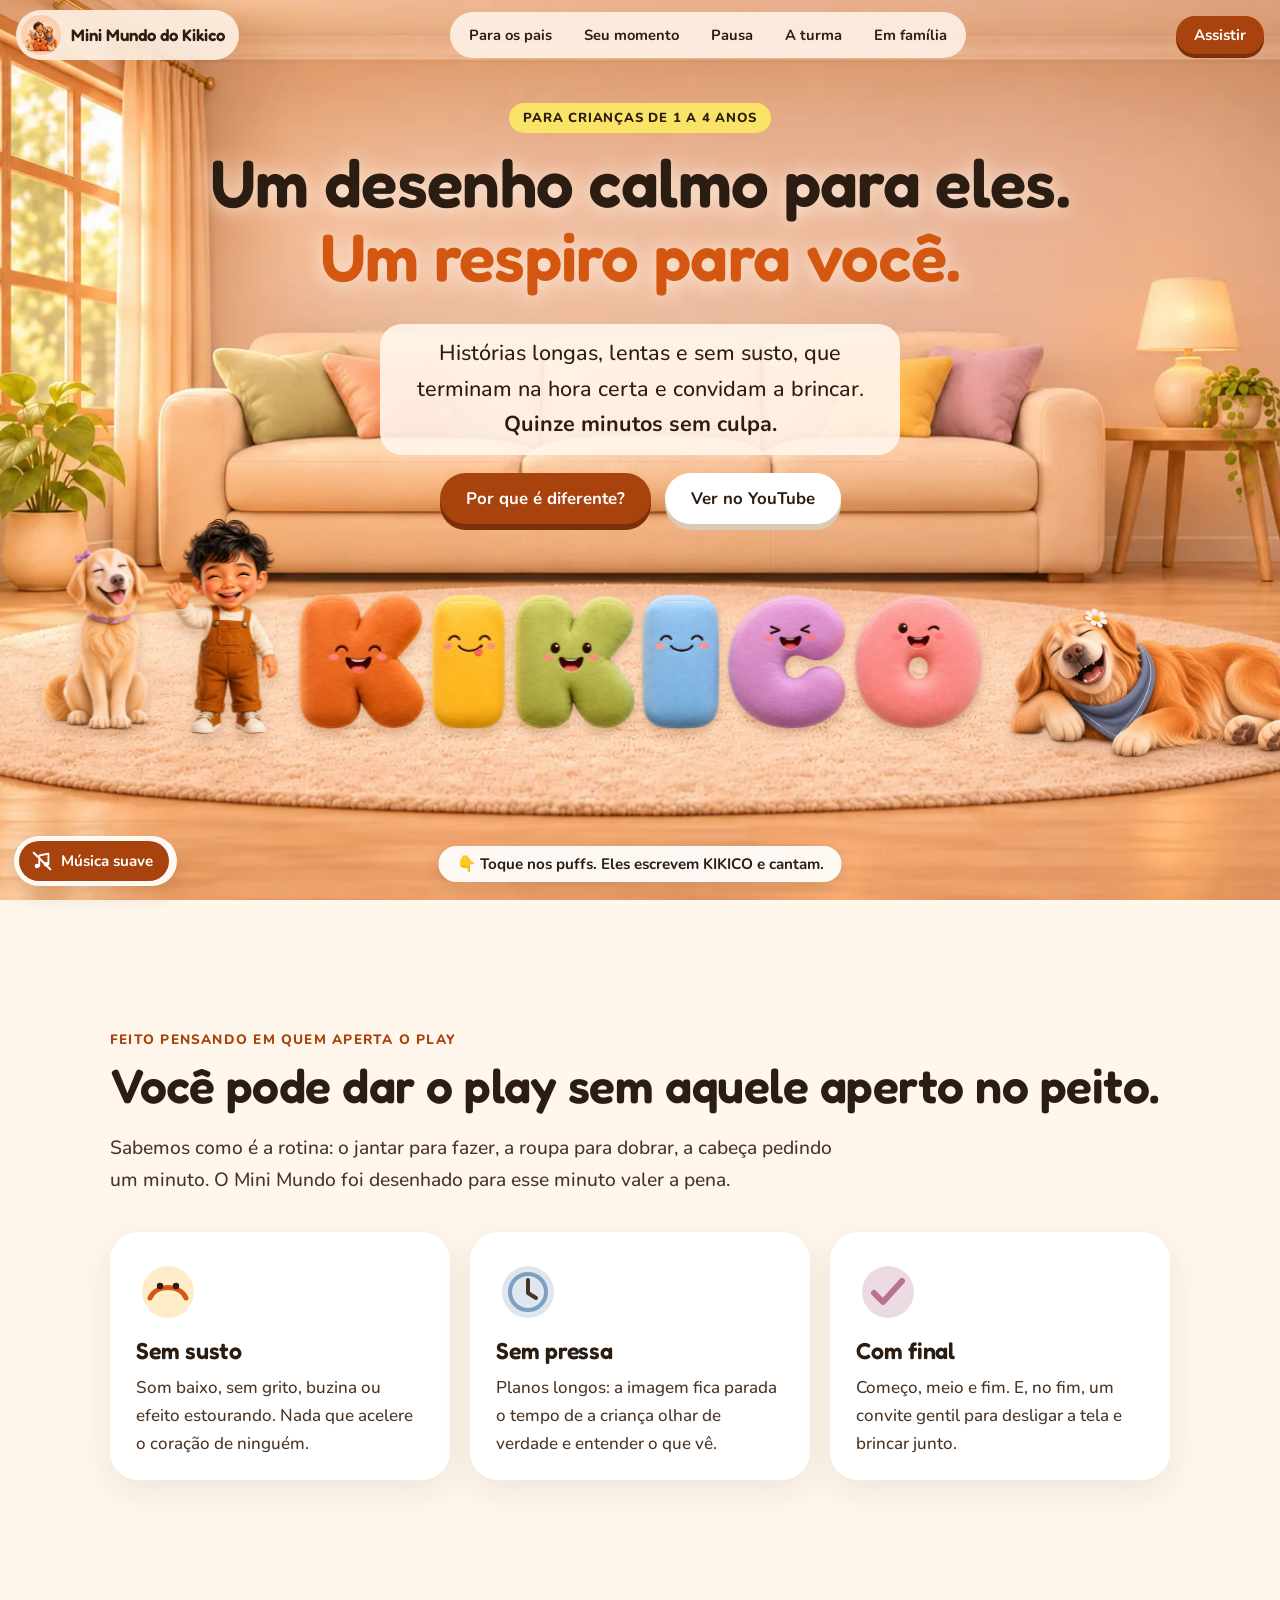
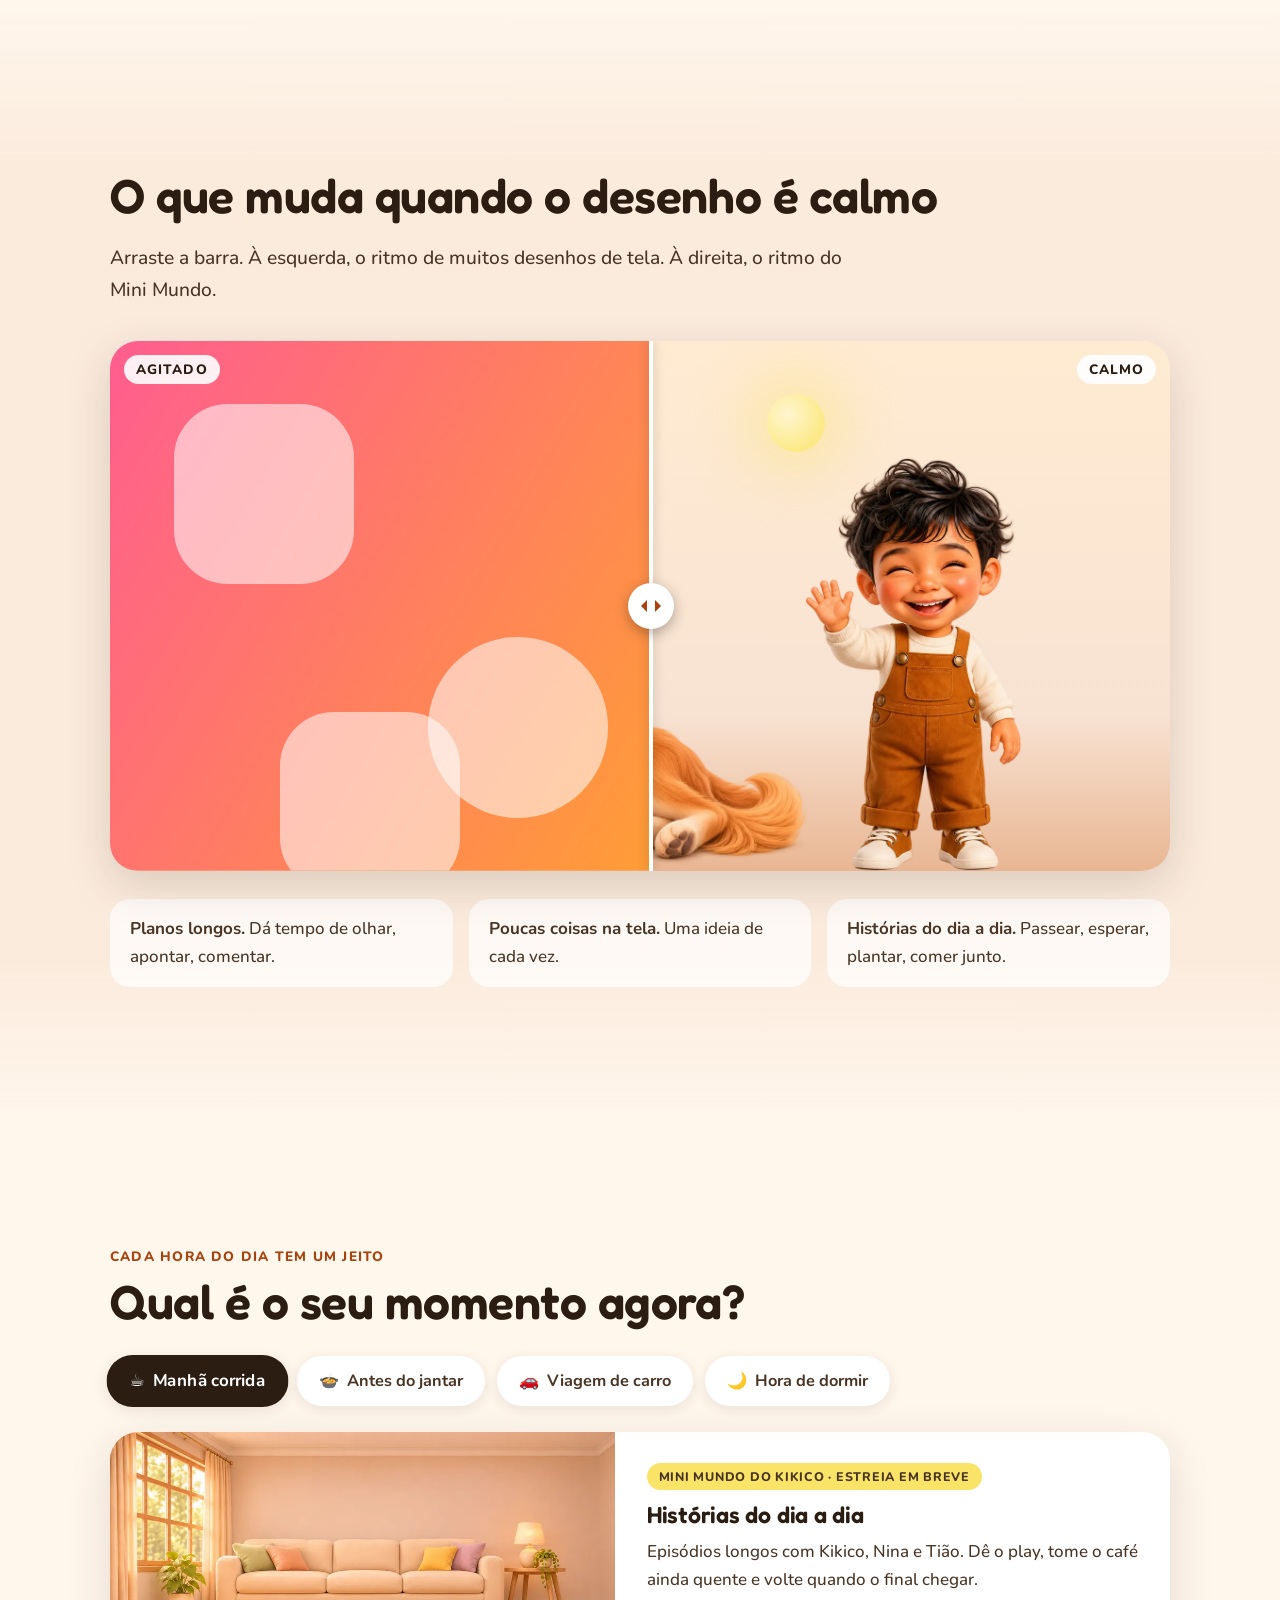
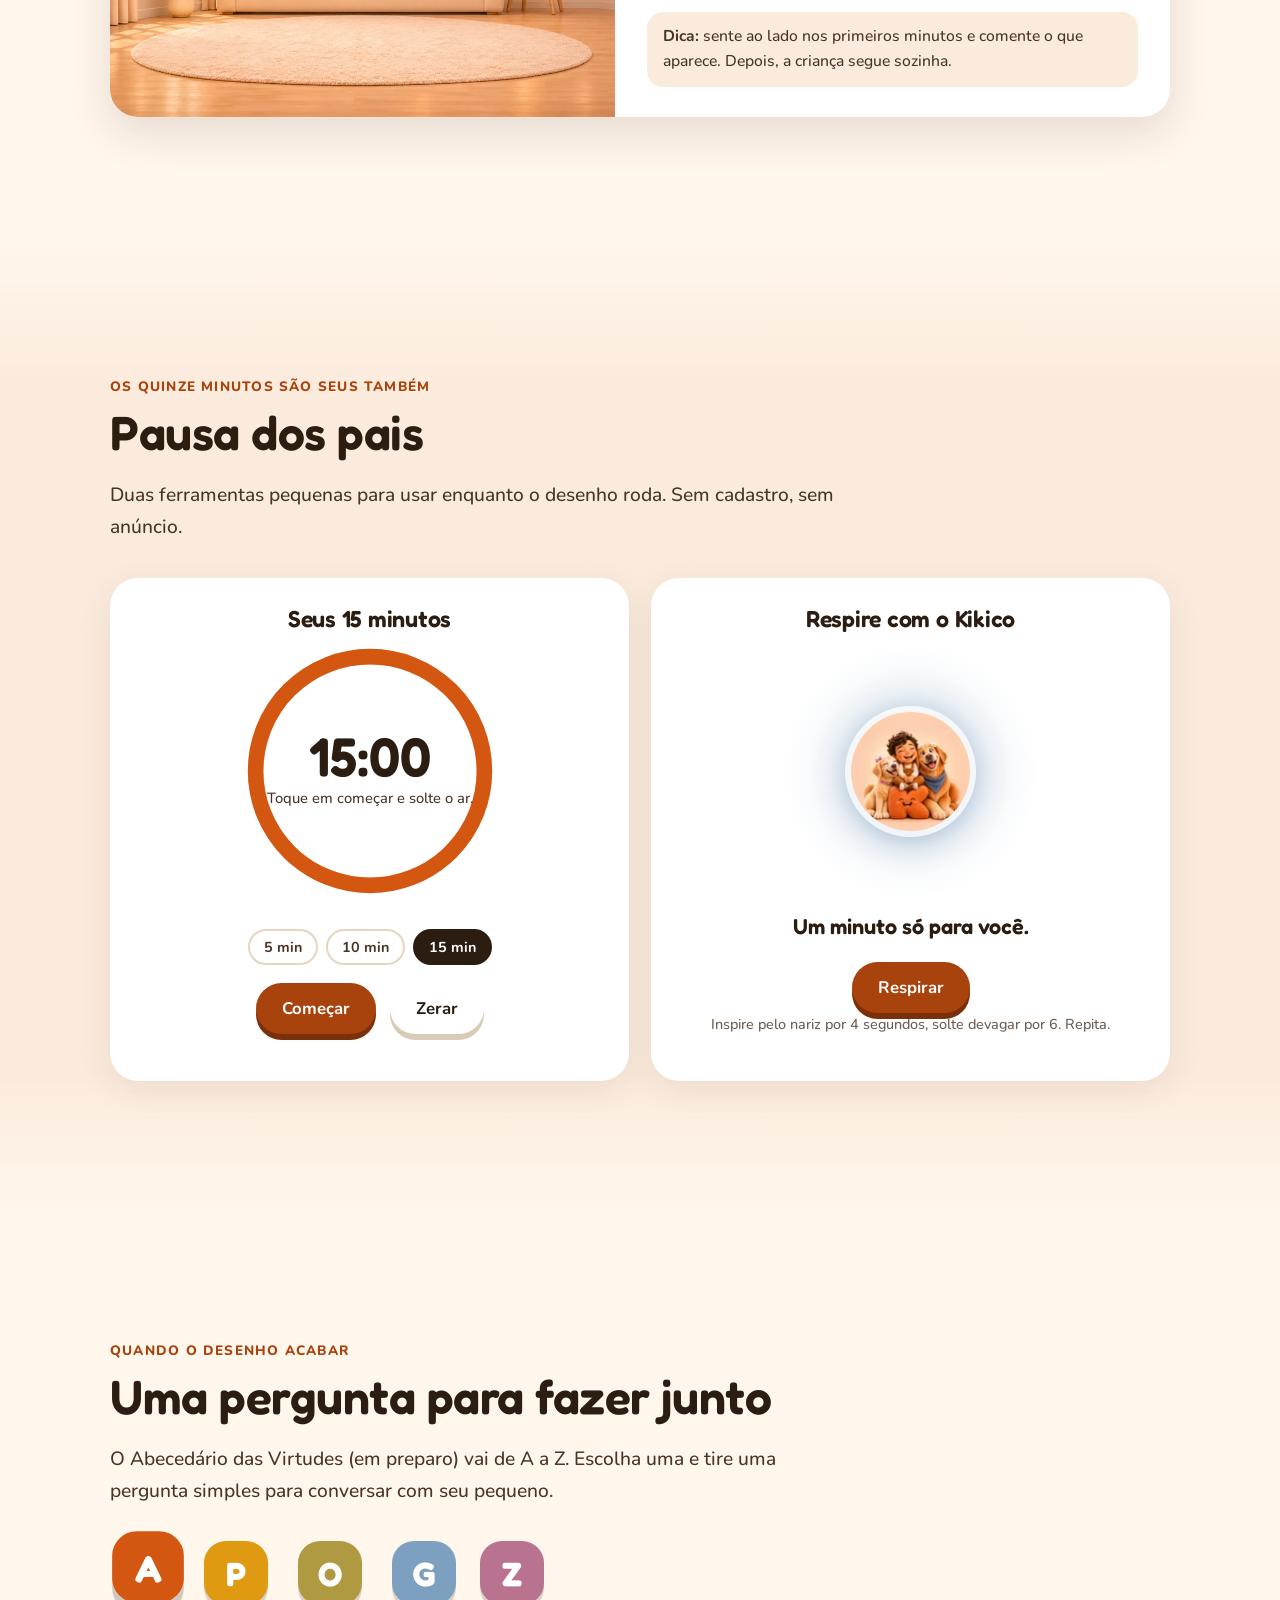
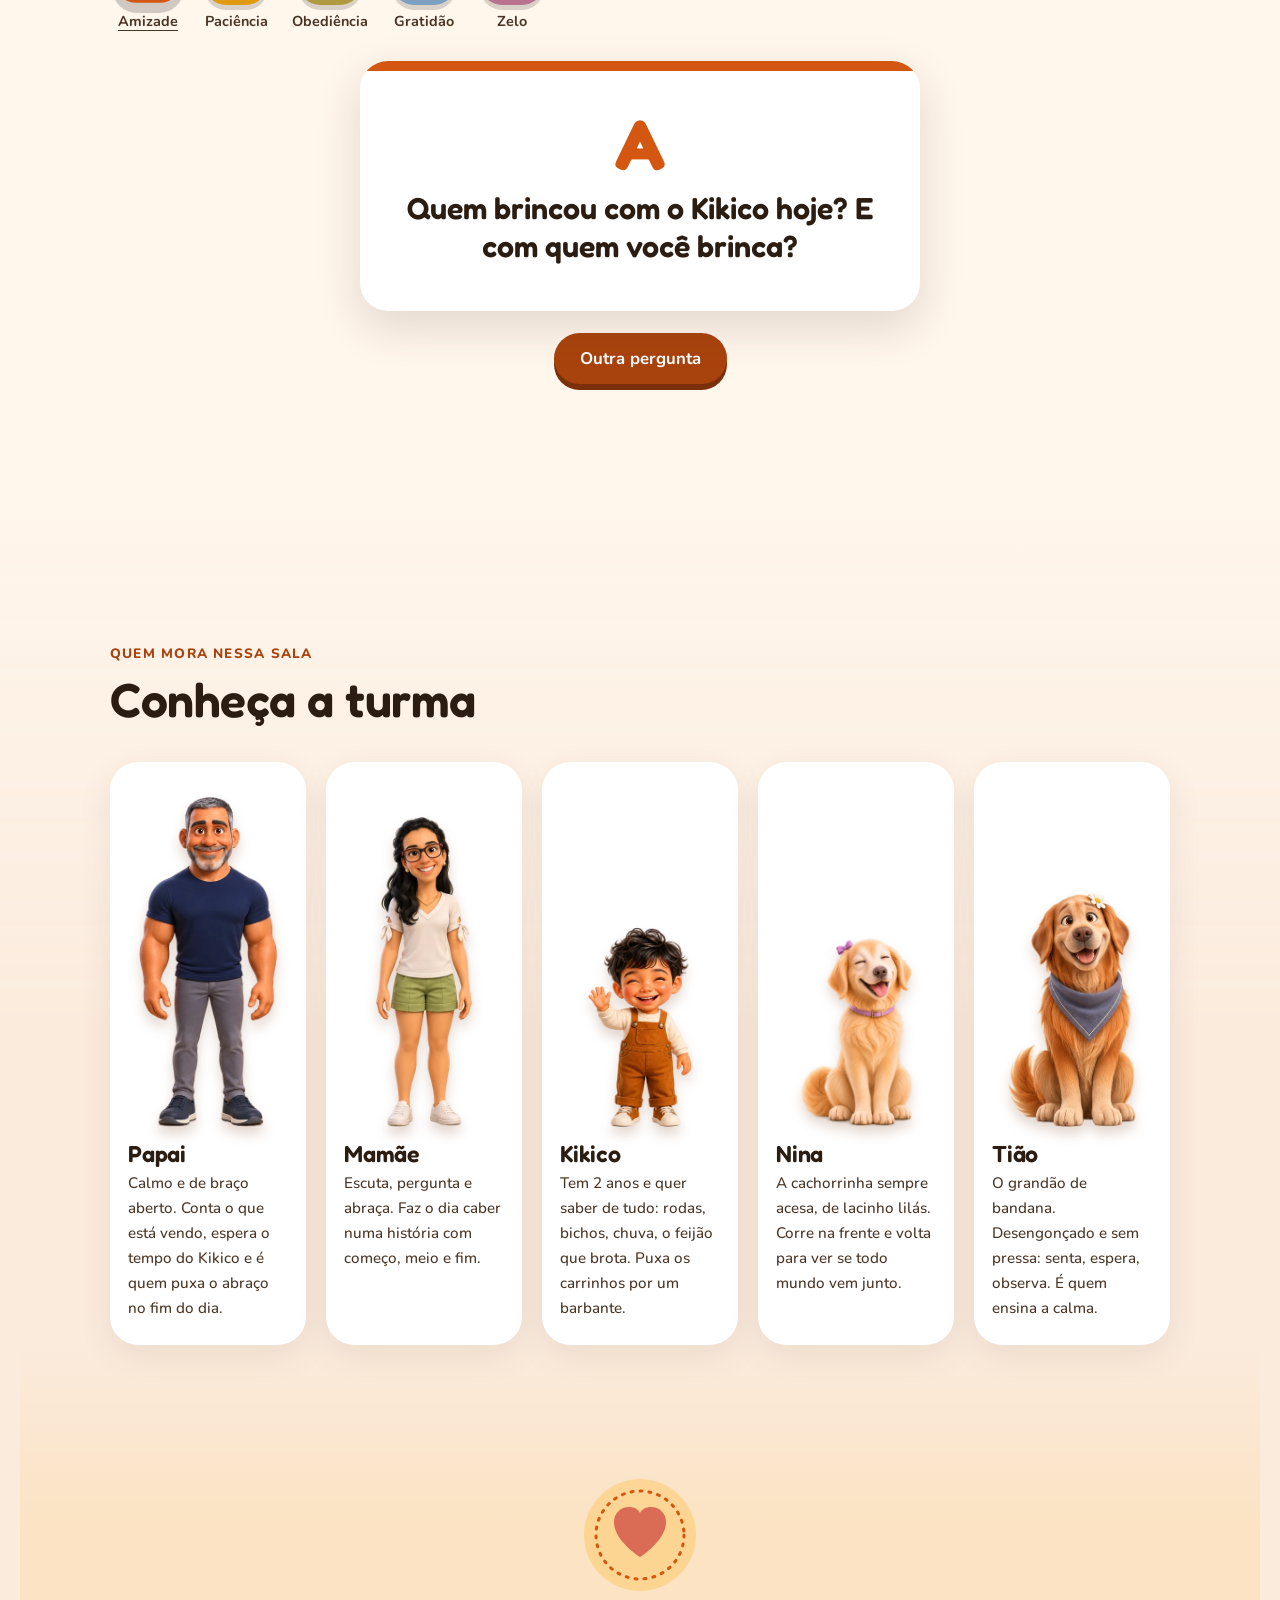
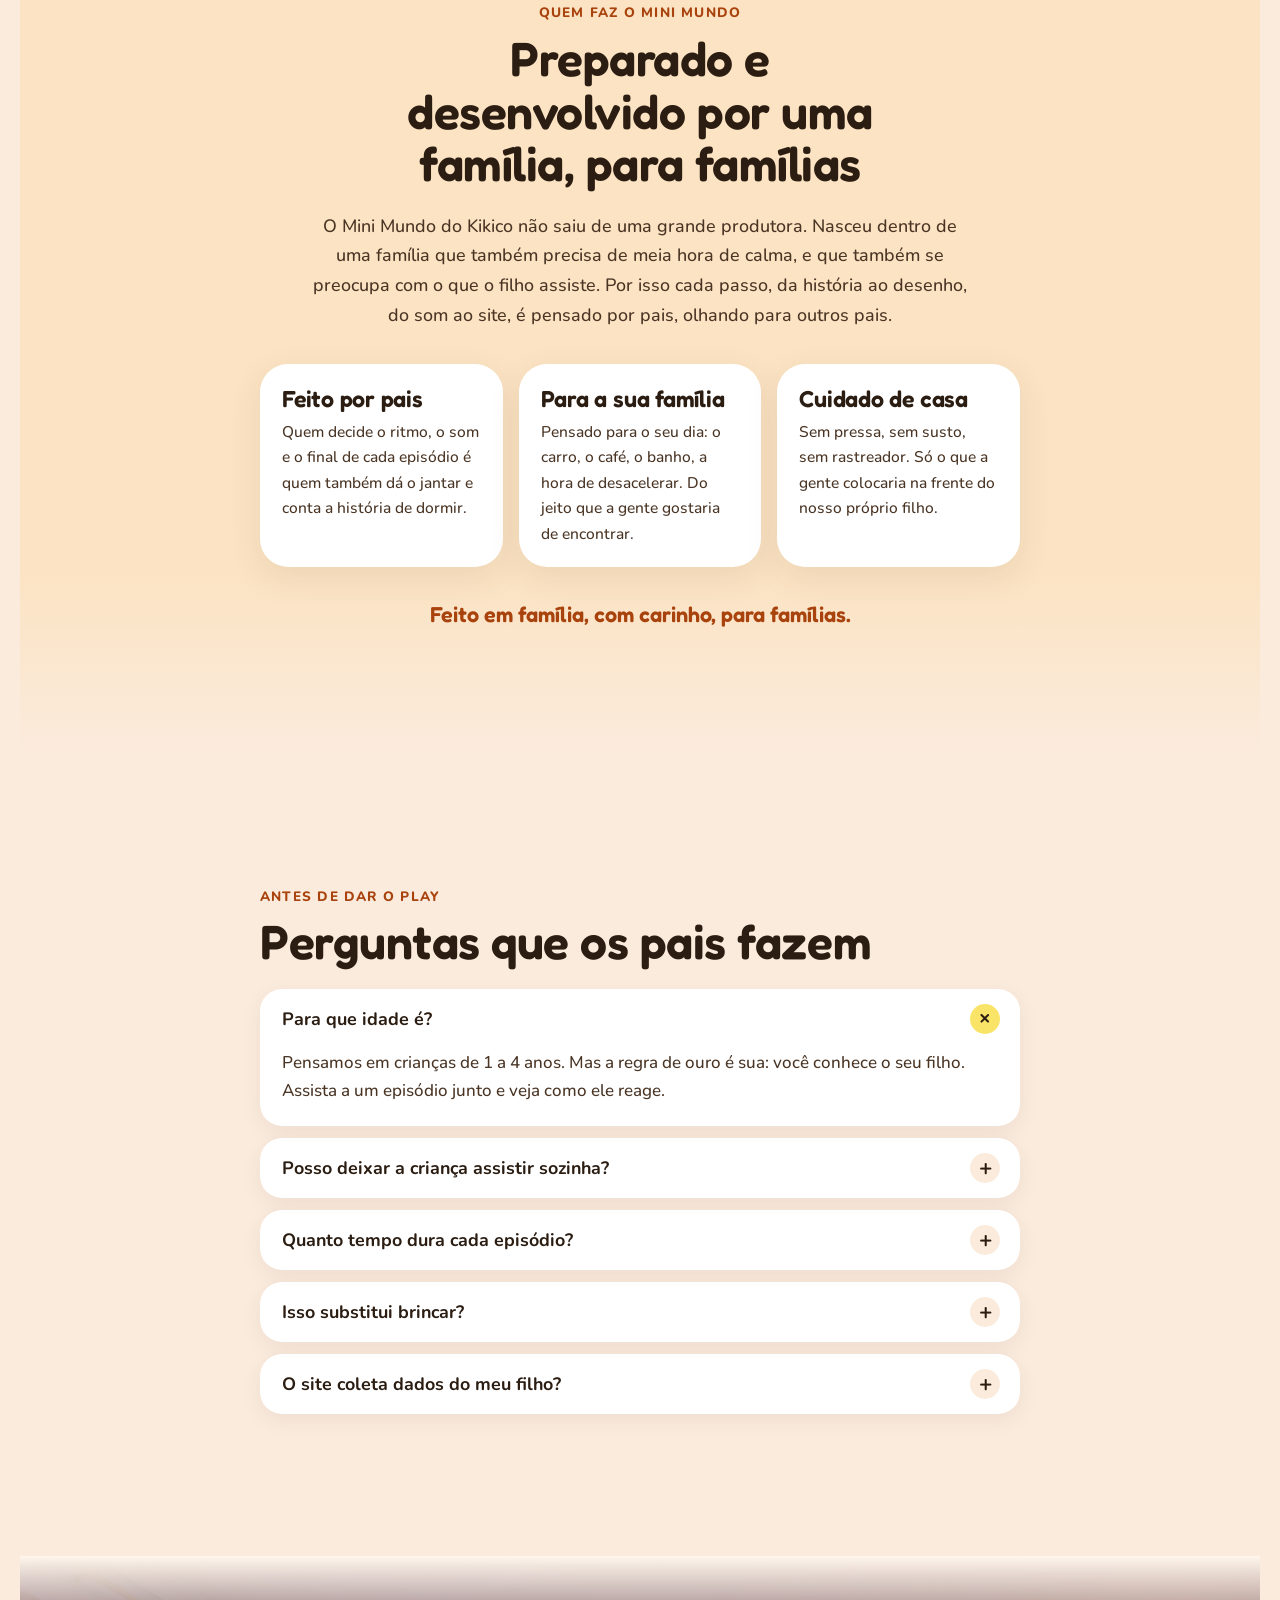
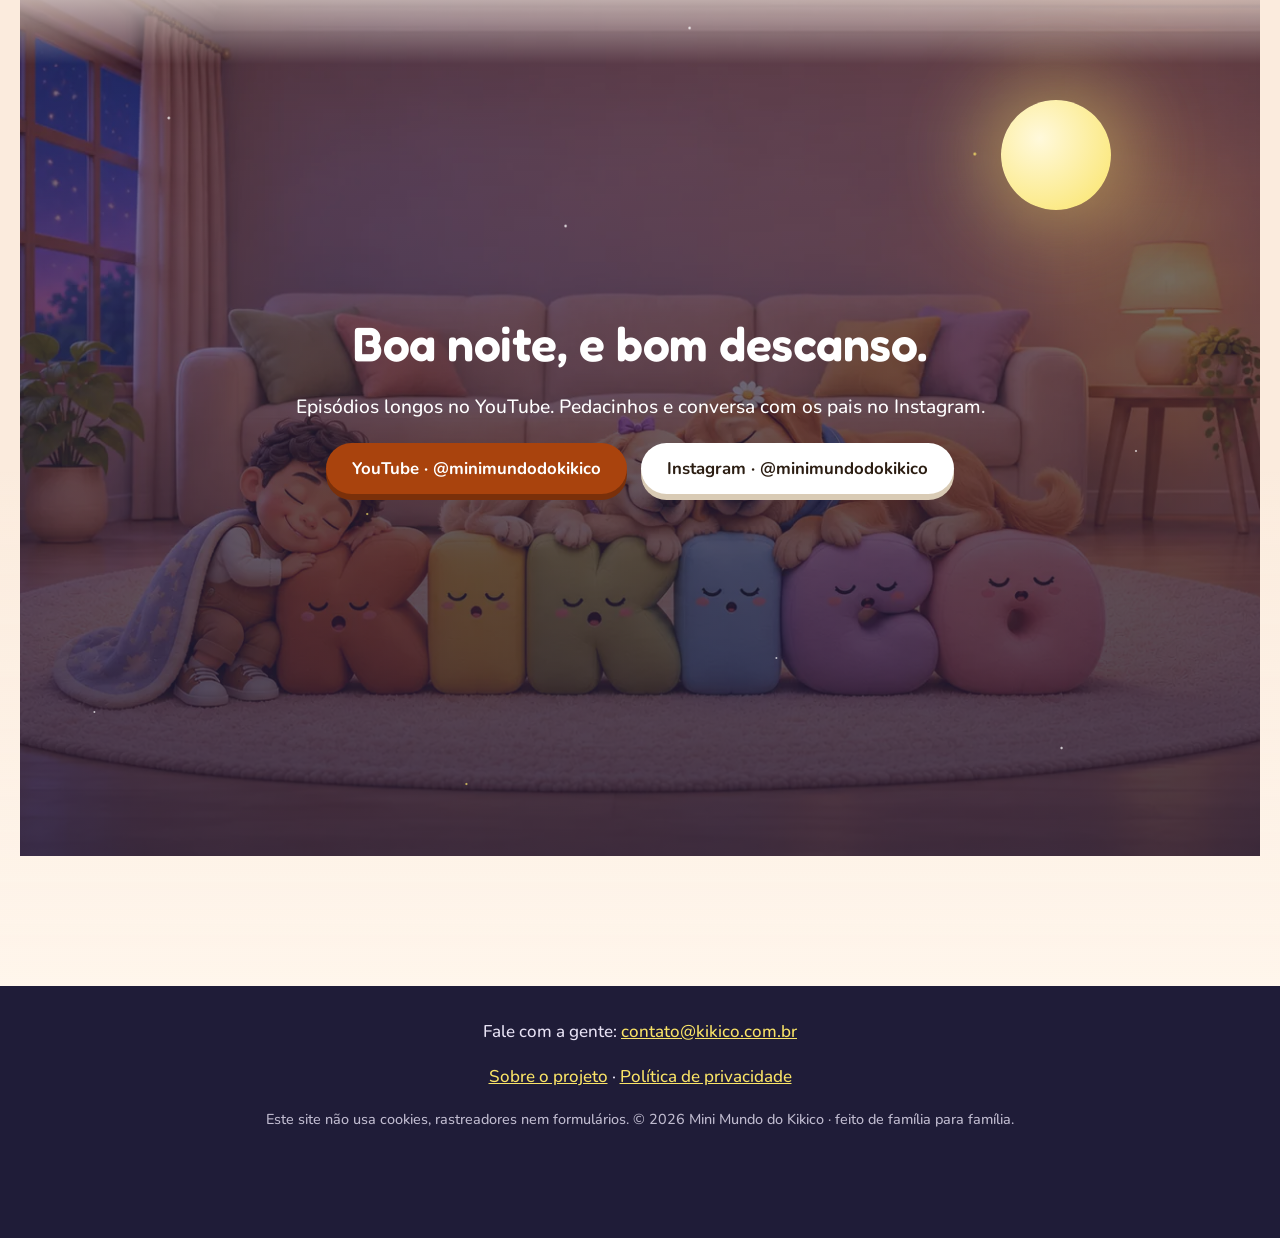
<file: index.html>
<!doctype html>
<html lang="pt-BR">
<head>
<meta charset="utf-8">
<meta name="viewport" content="width=device-width, initial-scale=1, viewport-fit=cover">
<title>Mini Mundo do Kikico · um respiro para os pais</title>
<meta name="description" content="Desenhos longos e calmos para crianças de 1 a 4 anos, e um respiro para quem cuida delas. Kikico, Nina e Tião, sem susto, sem pressa e com final.">
<meta name="theme-color" content="#FFF6EC">
<meta name="color-scheme" content="light">
<link rel="canonical" href="https://kikico.com.br/">
<meta property="og:type" content="website">
<meta property="og:locale" content="pt_BR">
<meta property="og:site_name" content="Mini Mundo do Kikico">
<meta property="og:url" content="https://kikico.com.br/">
<meta property="og:title" content="Mini Mundo do Kikico · um respiro para os pais">
<meta property="og:description" content="Um desenho calmo para eles. Quinze minutos de respiro para vocês.">
<meta property="og:image" content="https://kikico.com.br/assets/og.jpg">
<meta property="og:image:width" content="1200">
<meta property="og:image:height" content="630">
<meta name="twitter:card" content="summary_large_image">
<link rel="icon" href="assets/favicon.png" type="image/png">
<link rel="apple-touch-icon" href="assets/apple-touch-icon.png">
<link rel="preload" href="assets/fontes/fredoka.woff2" as="font" type="font/woff2" crossorigin>
<link rel="preload" href="assets/fontes/nunito.woff2" as="font" type="font/woff2" crossorigin>
<link rel="stylesheet" href="estilo.css">
</head>
<body>
<a class="pular" href="#conteudo">Pular para o conteúdo</a>

<!-- céu fixo: nuvens à deriva de dia, estrelas quando a página escurece -->
<div class="ceu" aria-hidden="true">
  <div class="nuvem n1"></div><div class="nuvem n2"></div><div class="nuvem n3"></div>
  <div class="estrelas"></div>
</div>

<header class="topo">
  <a class="marca" href="#sala" aria-label="Mini Mundo do Kikico, início">
    <img src="assets/avatar.webp" width="40" height="40" alt="">
    <span>Mini Mundo do Kikico</span>
  </a>
  <nav class="menu" aria-label="Seções">
    <a href="#pais">Para os pais</a>
    <a href="#momento">Seu momento</a>
    <a href="#pausa">Pausa</a>
    <a href="#turma">A turma</a>
    <a href="#familia">Em família</a>
  </nav>
  <a class="botao botao-pequeno" href="https://www.youtube.com/@minimundodokikico" rel="noopener">Assistir</a>
</header>

<!-- controle de som: sempre à mão, nunca liga sozinho -->
<div class="som" id="som" hidden>
  <button class="som-botao" id="som-botao" type="button" aria-pressed="false" aria-label="Ligar música suave">
    <svg viewBox="0 0 24 24" width="22" height="22" aria-hidden="true"><path class="ico-nota" d="M9 17.5V6l10-2v11.5" fill="none" stroke="currentColor" stroke-width="2" stroke-linecap="round" stroke-linejoin="round"/><circle cx="6.5" cy="17.5" r="2.5" fill="currentColor"/><circle cx="16.5" cy="15.5" r="2.5" fill="currentColor"/><path class="ico-corte" d="M3 3l18 18" stroke="currentColor" stroke-width="2.4" stroke-linecap="round"/></svg>
    <span class="som-texto">Música suave</span>
  </button>
  <label class="som-vol"><span class="so-leitor">Volume da música</span><input id="som-vol" type="range" min="0" max="100" value="55"></label>
</div>
<div class="convite" id="convite" role="dialog" aria-label="Música suave" hidden>
  <p><strong>Quer uma música bem suave</strong> enquanto você passeia pelo site?</p>
  <div class="convite-botoes">
    <button class="botao botao-pequeno" id="convite-sim" type="button">Sim, ligar</button>
    <button class="botao botao-pequeno botao-claro" id="convite-nao" type="button">Agora não</button>
  </div>
</div>

<main id="conteudo">

<!-- 1. A sala: puffs que tocam -->
<section id="sala" class="sala" aria-labelledby="t-sala">
  <div class="mundo" id="mundo">
    <picture>
      <source media="(orientation: portrait)" srcset="assets/sala-vertical.webp">
      <img class="fundo" data-prof="8" src="assets/sala.webp" srcset="assets/sala-960.webp 960w, assets/sala.webp 1672w" sizes="100vw" width="1672" height="941" alt="" fetchpriority="high">
    </picture>
    <img class="t-tiao-fundo" src="assets/tiao.webp" width="1000" height="408" alt="" aria-hidden="true">
    <div class="fila" data-prof="18">
      <button class="puff p1" data-i="0" type="button" aria-label="Puff K"><img src="assets/puff-k1.webp" width="290" height="310" alt=""></button>
      <button class="puff p2" data-i="1" type="button" aria-label="Puff I"><img src="assets/puff-i1.webp" width="171" height="310" alt=""></button>
      <button class="puff p3" data-i="2" type="button" aria-label="Puff K"><img src="assets/puff-k2.webp" width="281" height="313" alt=""></button>
      <button class="puff p4" data-i="3" type="button" aria-label="Puff I"><img src="assets/puff-i2.webp" width="180" height="311" alt=""></button>
      <button class="puff p5" data-i="4" type="button" aria-label="Puff C"><img src="assets/puff-c.webp" width="282" height="320" alt=""></button>
      <button class="puff p6" data-i="5" type="button" aria-label="Puff O"><img src="assets/puff-o.webp" width="305" height="320" alt=""></button>
    </div>
    <div class="turma-sala" data-prof="26" aria-hidden="true">
      <img class="t-kikico" src="assets/kikico.webp" width="460" height="878" alt="">
      <img class="t-nina" src="assets/nina.webp" width="480" height="803" alt="">
    </div>
    <div class="notas" id="notas" aria-hidden="true"></div>
  </div>
  <div class="sala-texto">
    <p class="selo">Para crianças de 1 a 4 anos</p>
    <h1 id="t-sala">Um desenho calmo para eles.<br><em>Um respiro para você.</em></h1>
    <p class="promessa">Histórias longas, lentas e sem susto, que terminam na hora certa e convidam a brincar. <strong>Quinze minutos sem culpa.</strong></p>
    <div class="botoes">
      <a class="botao" href="#pais">Por que é diferente?</a>
      <a class="botao botao-claro" href="https://www.youtube.com/@minimundodokikico" rel="noopener">Ver no YouTube</a>
    </div>
  </div>
  <p class="dica-puff" id="dica-puff"><span aria-hidden="true">👇</span> Toque nos puffs. Eles escrevem KIKICO e cantam.</p>
</section>

<!-- 2. Para os pais: três promessas -->
<section id="pais" class="bloco" aria-labelledby="t-pais">
  <div class="miolo">
    <p class="sobretitulo" data-rev>Feito pensando em quem aperta o play</p>
    <h2 id="t-pais" data-rev>Você pode dar o play sem aquele aperto no peito.</h2>
    <p class="lead" data-rev>Sabemos como é a rotina: o jantar para fazer, a roupa para dobrar, a cabeça pedindo um minuto. O Mini Mundo foi desenhado para esse minuto valer a pena.</p>
    <div class="cartoes">
      <article class="cartao" data-rev style="--d:.05s" tabindex="0">
        <div class="cartao-icone" aria-hidden="true"><svg viewBox="0 0 64 64"><circle cx="32" cy="32" r="26" fill="#FDB324" opacity=".25"/><path d="M14 38c6-14 30-14 36 0" fill="none" stroke="#D45711" stroke-width="5" stroke-linecap="round"/><circle cx="24" cy="26" r="3.2" fill="#2B1D12"/><circle cx="40" cy="26" r="3.2" fill="#2B1D12"/></svg></div>
        <h3>Sem susto</h3>
        <p>Som baixo, sem grito, buzina ou efeito estourando. Nada que acelere o coração de ninguém.</p>
      </article>
      <article class="cartao" data-rev style="--d:.15s" tabindex="0">
        <div class="cartao-icone" aria-hidden="true"><svg viewBox="0 0 64 64"><circle cx="32" cy="32" r="26" fill="#7DA0C0" opacity=".25"/><circle cx="32" cy="32" r="18" fill="none" stroke="#7DA0C0" stroke-width="4"/><path d="M32 20v13l8 5" fill="none" stroke="#4A3525" stroke-width="4" stroke-linecap="round" stroke-linejoin="round"/></svg></div>
        <h3>Sem pressa</h3>
        <p>Planos longos: a imagem fica parada o tempo de a criança olhar de verdade e entender o que vê.</p>
      </article>
      <article class="cartao" data-rev style="--d:.25s" tabindex="0">
        <div class="cartao-icone" aria-hidden="true"><svg viewBox="0 0 64 64"><circle cx="32" cy="32" r="26" fill="#B9728F" opacity=".25"/><path d="M18 33l9 9 19-21" fill="none" stroke="#B9728F" stroke-width="6" stroke-linecap="round" stroke-linejoin="round"/></svg></div>
        <h3>Com final</h3>
        <p>Começo, meio e fim. E, no fim, um convite gentil para desligar a tela e brincar junto.</p>
      </article>
    </div>
  </div>
</section>

<!-- 3. Agitado x calmo: demonstração -->
<section id="calmo" class="bloco bloco-claro" aria-labelledby="t-calmo">
  <div class="miolo">
    <p class="sobretitulo" data-rev>Veja a diferença</p>
    <h2 id="t-calmo" data-rev>O que muda quando o desenho é calmo</h2>
    <p class="lead" data-rev>Arraste a barra. À esquerda, o ritmo de muitos desenhos de tela. À direita, o ritmo do Mini Mundo.</p>
    <div class="comparador" id="comparador" data-rev>
      <div class="lado lado-agitado" aria-hidden="true">
        <span class="forma f1"></span><span class="forma f2"></span><span class="forma f3"></span><span class="forma f4"></span><span class="forma f5"></span><span class="forma f6"></span>
        <em class="rotulo">Agitado</em>
      </div>
      <div class="lado lado-calmo" aria-hidden="true">
        <img class="c-kikico" src="assets/kikico.webp" width="460" height="878" alt="">
        <img class="c-tiao" src="assets/tiao.webp" width="1000" height="408" alt="">
        <span class="lua-calma"></span>
        <em class="rotulo">Calmo</em>
      </div>
      <div class="alca" id="alca" aria-hidden="true"><span></span></div>
      <input id="corte" class="corte" type="range" min="4" max="96" value="50" aria-label="Comparar desenho agitado e desenho calmo">
    </div>
    <ul class="pontos">
      <li data-rev><strong>Planos longos.</strong> Dá tempo de olhar, apontar, comentar.</li>
      <li data-rev style="--d:.08s"><strong>Poucas coisas na tela.</strong> Uma ideia de cada vez.</li>
      <li data-rev style="--d:.16s"><strong>Histórias do dia a dia.</strong> Passear, esperar, plantar, comer junto.</li>
    </ul>
  </div>
</section>

<!-- 4. Seu momento do dia -->
<section id="momento" class="bloco" aria-labelledby="t-momento">
  <div class="miolo">
    <p class="sobretitulo" data-rev>Cada hora do dia tem um jeito</p>
    <h2 id="t-momento" data-rev>Qual é o seu momento agora?</h2>
    <div class="fichas" role="radiogroup" aria-label="Momento do dia" data-rev>
      <button class="ficha" role="radio" aria-checked="true" data-m="manha" type="button"><span aria-hidden="true">☕</span> Manhã corrida</button>
      <button class="ficha" role="radio" aria-checked="false" data-m="jantar" type="button"><span aria-hidden="true">🍲</span> Antes do jantar</button>
      <button class="ficha" role="radio" aria-checked="false" data-m="carro" type="button"><span aria-hidden="true">🚗</span> Viagem de carro</button>
      <button class="ficha" role="radio" aria-checked="false" data-m="dormir" type="button"><span aria-hidden="true">🌙</span> Hora de dormir</button>
    </div>
    <div class="painel-momento" id="painel-momento" aria-live="polite" data-rev>
      <div class="pm-arte"><img id="pm-img" src="assets/sala-960.webp" alt="" width="960" height="540"></div>
      <div class="pm-texto">
        <p class="pm-selo" id="pm-selo">Mini Mundo do Kikico · estreia em breve</p>
        <h3 id="pm-titulo">Histórias do dia a dia</h3>
        <p id="pm-desc">Episódios longos com Kikico, Nina e Tião. Dê o play, tome o café ainda quente e volte quando o final chegar.</p>
        <p class="pm-dica" id="pm-dica"><b>Dica:</b> sente ao lado nos primeiros minutos e comente o que aparece. Depois, a criança segue sozinha.</p>
      </div>
    </div>
  </div>
</section>

<!-- 5. Pausa dos pais: cronômetro e respiração -->
<section id="pausa" class="bloco bloco-claro" aria-labelledby="t-pausa">
  <div class="miolo">
    <p class="sobretitulo" data-rev>Os quinze minutos são seus também</p>
    <h2 id="t-pausa" data-rev>Pausa dos pais</h2>
    <p class="lead" data-rev>Duas ferramentas pequenas para usar enquanto o desenho roda. Sem cadastro, sem anúncio.</p>
    <div class="duas">
      <!-- cronômetro -->
      <div class="ferramenta" data-rev>
        <h3>Seus 15 minutos</h3>
        <div class="relogio" id="relogio">
          <svg viewBox="0 0 200 200" aria-hidden="true">
            <circle class="r-fundo" cx="100" cy="100" r="88"/>
            <circle class="r-prog" id="r-prog" cx="100" cy="100" r="88" transform="rotate(-90 100 100)"/>
          </svg>
          <div class="r-centro">
            <output class="r-tempo" id="r-tempo" aria-live="off">15:00</output>
            <span class="r-dica" id="r-dica">Toque em começar e solte o ar.</span>
          </div>
        </div>
        <div class="duracoes" role="group" aria-label="Duração">
          <button type="button" class="mini" data-min="5" aria-pressed="false">5 min</button>
          <button type="button" class="mini" data-min="10" aria-pressed="false">10 min</button>
          <button type="button" class="mini" data-min="15" aria-pressed="true">15 min</button>
        </div>
        <div class="botoes botoes-centro">
          <button class="botao" id="r-iniciar" type="button">Começar</button>
          <button class="botao botao-claro" id="r-zerar" type="button">Zerar</button>
        </div>
      </div>
      <!-- respiração -->
      <div class="ferramenta" data-rev style="--d:.12s">
        <h3>Respire com o Kikico</h3>
        <div class="respira" id="respira">
          <div class="r-anel a3"></div><div class="r-anel a2"></div><div class="r-anel a1"></div>
          <div class="r-bola"><img src="assets/avatar.webp" width="120" height="120" alt=""></div>
        </div>
        <p class="respira-texto" id="respira-texto" aria-live="polite">Um minuto só para você.</p>
        <div class="botoes botoes-centro">
          <button class="botao" id="respira-botao" type="button" aria-pressed="false">Respirar</button>
        </div>
        <p class="miudo">Inspire pelo nariz por 4 segundos, solte devagar por 6. Repita.</p>
      </div>
    </div>
  </div>
</section>

<!-- 6. Conversa depois do desenho -->
<section id="conversa" class="bloco" aria-labelledby="t-conversa">
  <div class="miolo">
    <p class="sobretitulo" data-rev>Quando o desenho acabar</p>
    <h2 id="t-conversa" data-rev>Uma pergunta para fazer junto</h2>
    <p class="lead" data-rev>O Abecedário das Virtudes (em preparo) vai de A a Z. Escolha uma e tire uma pergunta simples para conversar com seu pequeno.</p>
    <div class="letras" role="tablist" aria-label="Virtudes" data-rev>
      <button class="letra" role="tab" aria-selected="true" data-v="amizade" type="button"><b aria-hidden="true">A</b><span>Amizade</span></button>
      <button class="letra" role="tab" aria-selected="false" data-v="paciencia" type="button"><b aria-hidden="true">P</b><span>Paciência</span></button>
      <button class="letra" role="tab" aria-selected="false" data-v="obediencia" type="button"><b aria-hidden="true">O</b><span>Obediência</span></button>
      <button class="letra" role="tab" aria-selected="false" data-v="gratidao" type="button"><b aria-hidden="true">G</b><span>Gratidão</span></button>
      <button class="letra" role="tab" aria-selected="false" data-v="zelo" type="button"><b aria-hidden="true">Z</b><span>Zelo</span></button>
    </div>
    <div class="carta-palco" data-rev>
      <div class="carta" id="carta" role="tabpanel" aria-live="polite">
        <div class="carta-frente">
          <p class="carta-letra" id="carta-letra" aria-hidden="true">A</p>
          <p class="carta-pergunta" id="carta-pergunta">Quem brincou com o Kikico hoje? E com quem você brinca?</p>
        </div>
      </div>
      <button class="botao" id="outra" type="button">Outra pergunta</button>
    </div>
  </div>
</section>

<!-- 7. A turma -->
<section id="turma" class="bloco bloco-claro" aria-labelledby="t-turma">
  <div class="miolo">
    <p class="sobretitulo" data-rev>Quem mora nessa sala</p>
    <h2 id="t-turma" data-rev>Conheça a turma</h2>
    <div class="turma">
      <figure class="bicho" data-rev tabindex="0">
        <div class="bicho-arte"><img style="--h:330px" src="assets/papai.webp" width="294" height="700" alt="Papai, um homem de barba grisalha, camiseta azul-marinho e calça cinza, sorrindo de braços relaxados." loading="lazy"></div>
        <figcaption><h3>Papai</h3><p>Calmo e de braço aberto. Conta o que está vendo, espera o tempo do Kikico e é quem puxa o abraço no fim do dia.</p></figcaption>
      </figure>
      <figure class="bicho" data-rev style="--d:.08s" tabindex="0">
        <div class="bicho-arte"><img style="--h:310px" src="assets/mamae.webp" width="216" height="700" alt="Mamãe, uma mulher de cabelo preto solto e óculos, de blusa clara e short verde, sorrindo." loading="lazy"></div>
        <figcaption><h3>Mamãe</h3><p>Escuta, pergunta e abraça. Faz o dia caber numa história com começo, meio e fim.</p></figcaption>
      </figure>
      <figure class="bicho" data-rev style="--d:.16s" tabindex="0">
        <div class="bicho-arte"><img style="--h:200px" src="assets/kikico.webp" width="460" height="878" alt="Kikico, um menino de cabelo preto cacheado e jardineira caramelo, acenando." loading="lazy"></div>
        <figcaption><h3>Kikico</h3><p>Tem 2 anos e quer saber de tudo: rodas, bichos, chuva, o feijão que brota. Puxa os carrinhos por um barbante.</p></figcaption>
      </figure>
      <figure class="bicho" data-rev style="--d:.24s" tabindex="0">
        <div class="bicho-arte"><img style="--h:190px" src="assets/nina.webp" width="480" height="803" alt="Nina, uma cachorrinha golden clara com um lacinho lilás, sentada e sorrindo." loading="lazy"></div>
        <figcaption><h3>Nina</h3><p>A cachorrinha sempre acesa, de lacinho lilás. Corre na frente e volta para ver se todo mundo vem junto.</p></figcaption>
      </figure>
      <figure class="bicho" data-rev style="--d:.32s" tabindex="0">
        <div class="bicho-arte"><img style="--h:235px" src="assets/tiao-sentado.webp" width="273" height="500" alt="Tião, um golden grandão de bandana azul-acinzentada, sentado e sorrindo." loading="lazy"></div>
        <figcaption><h3>Tião</h3><p>O grandão de bandana. Desengonçado e sem pressa: senta, espera, observa. É quem ensina a calma.</p></figcaption>
      </figure>
    </div>
  </div>
</</section>

<!-- 7b. Feito em família -->
<section id="familia" class="bloco familia" aria-labelledby="t-familia">
  <div class="miolo miolo-estreito">
    <div class="selo-familia" data-rev aria-hidden="true">
      <svg viewBox="0 0 120 120" width="120" height="120"><circle cx="60" cy="60" r="56" fill="#FDB324" opacity=".3"/><circle cx="60" cy="60" r="44" fill="none" stroke="#D45711" stroke-width="3" stroke-dasharray="2 7" stroke-linecap="round"/><path d="M60 82S34 66 34 47c0-9 7-15 15-15 5 0 9 2 11 6 2-4 6-6 11-6 8 0 15 6 15 15 0 19-26 35-26 35z" fill="#DA6B55"/></svg>
    </div>
    <p class="sobretitulo" data-rev>Quem faz o Mini Mundo</p>
    <h2 id="t-familia" data-rev>Preparado e desenvolvido por uma família, para famílias</h2>
    <p class="familia-texto" data-rev>O Mini Mundo do Kikico não saiu de uma grande produtora. Nasceu dentro de uma família que também precisa de meia hora de calma, e que também se preocupa com o que o filho assiste. Por isso cada passo, da história ao desenho, do som ao site, é pensado por pais, olhando para outros pais.</p>
    <div class="familia-pontos">
      <div class="familia-ponto" data-rev style="--d:.05s"><h3>Feito por pais</h3><p>Quem decide o ritmo, o som e o final de cada episódio é quem também dá o jantar e conta a história de dormir.</p></div>
      <div class="familia-ponto" data-rev style="--d:.15s"><h3>Para a sua família</h3><p>Pensado para o seu dia: o carro, o café, o banho, a hora de desacelerar. Do jeito que a gente gostaria de encontrar.</p></div>
      <div class="familia-ponto" data-rev style="--d:.25s"><h3>Cuidado de casa</h3><p>Sem pressa, sem susto, sem rastreador. Só o que a gente colocaria na frente do nosso próprio filho.</p></div>
    </div>
    <p class="familia-assina" data-rev>Feito em família, com carinho, para famílias.</p>
  </div>
</section>

<!-- 8. Perguntas dos pais -->
<section id="duvidas" class="bloco" aria-labelledby="t-duvidas">
  <div class="miolo miolo-estreito">
    <p class="sobretitulo" data-rev>Antes de dar o play</p>
    <h2 id="t-duvidas" data-rev>Perguntas que os pais fazem</h2>
    <div class="faq" data-rev>
      <details open><summary>Para que idade é?</summary><p>Pensamos em crianças de 1 a 4 anos. Mas a regra de ouro é sua: você conhece o seu filho. Assista a um episódio junto e veja como ele reage.</p></details>
      <details><summary>Posso deixar a criança assistir sozinha?</summary><p>O desenho foi feito para ser seguro e sem sustos, mas nada substitui a presença. Nos primeiros minutos, sente ao lado e comente. Depois, fique por perto.</p></details>
      <details><summary>Quanto tempo dura cada episódio?</summary><p>A ideia é caber em torno de 15 minutos, com começo, meio e fim claros. No final, o próprio desenho convida a desligar e brincar.</p></details>
      <details><summary>Isso substitui brincar?</summary><p>Não, e não quer ser. Cada família decide o tempo de tela que faz sentido. O Mini Mundo existe para ser um complemento tranquilo, que termina e devolve a criança ao mundo real.</p></details>
      <details><summary>O site coleta dados do meu filho?</summary><p>Não. Este site não usa cookies, rastreadores nem formulários. A música e as ferramentas rodam só no seu aparelho. A única coisa guardada é a sua escolha de ligar ou desligar o som.</p></details>
    </div>
  </div>
</section>

<!-- 9. Noite -->
<section id="assistir" class="noite" aria-labelledby="t-assistir">
  <div class="noite-ceu" aria-hidden="true"><div class="estrelas e-noite"></div><span class="lua"></span></div>
  <img class="fundo-noite" src="assets/noite.webp" srcset="assets/noite-960.webp 960w, assets/noite.webp 1672w" sizes="100vw" width="1672" height="941" alt="A sala à noite, com o abajur aceso; os puffs, Kikico, Nina e Tião dormem juntos no tapete.">
  <div class="noite-texto" data-rev>
    <h2 id="t-assistir">Boa noite, e bom descanso.</h2>
    <p>Episódios longos no YouTube. Pedacinhos e conversa com os pais no Instagram.</p>
    <div class="botoes botoes-centro">
      <a class="botao" href="https://www.youtube.com/@minimundodokikico" rel="noopener">YouTube · @minimundodokikico</a>
      <a class="botao botao-claro" href="https://www.instagram.com/minimundodokikico/" rel="noopener">Instagram · @minimundodokikico</a>
    </div>
  </div>
</section>

</main>

<footer class="rodape">
  <p>Fale com a gente: <a href="mailto:contato@kikico.com.br">contato@kikico.com.br</a></p>
  <p><a href="sobre.html">Sobre o projeto</a> · <a href="politica-de-privacidade.html">Política de privacidade</a></p>
  <p class="miudo">Este site não usa cookies, rastreadores nem formulários. © 2026 Mini Mundo do Kikico · feito de família para família.</p>
</footer>

<script src="musica.js" defer></script>
<script src="app.js" defer></script>
</body>
</html>
</file>
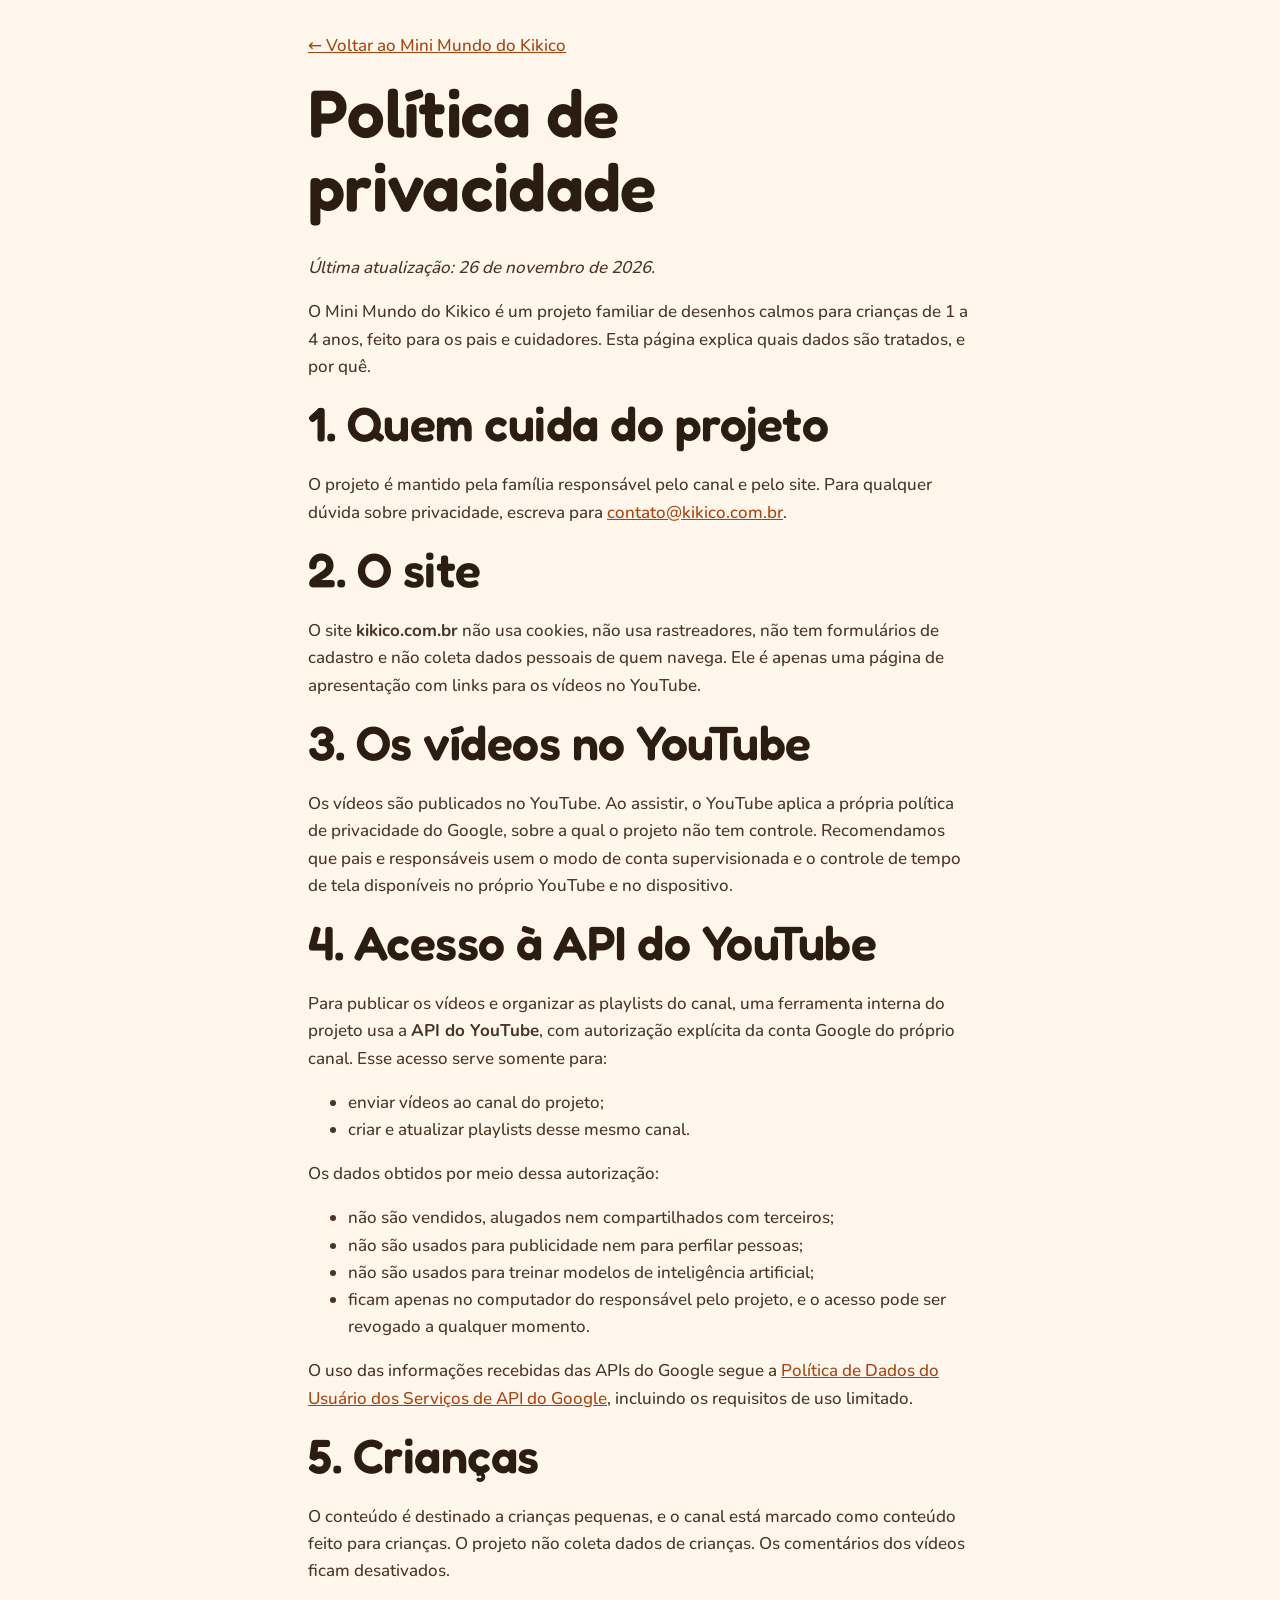
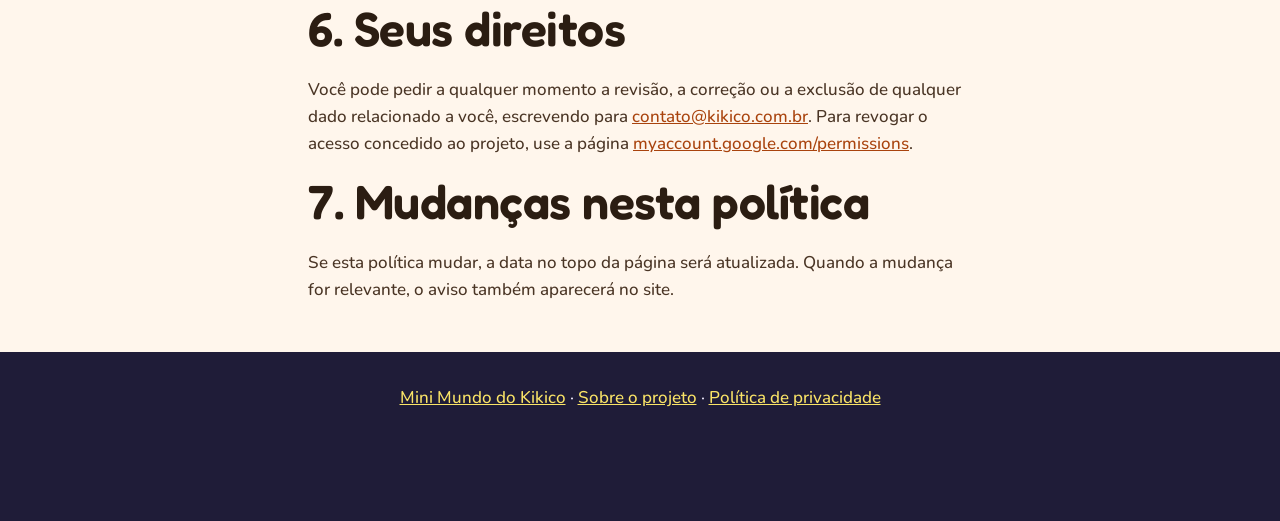
<file: politica-de-privacidade.html>
<!doctype html>
<html lang="pt-BR">
<head>
<meta charset="utf-8">
<meta name="viewport" content="width=device-width, initial-scale=1, viewport-fit=cover">
<title>Política de privacidade · Mini Mundo do Kikico</title>
<meta name="description" content="Como o Mini Mundo do Kikico trata dados: o site não coleta dados pessoais, e o acesso à API do YouTube é usado só para publicar os vídeos do canal.">
<meta name="theme-color" content="#FFF6EC">
<meta name="color-scheme" content="light">
<link rel="canonical" href="https://kikico.com.br/politica-de-privacidade.html">
<meta name="robots" content="index, follow">
<link rel="icon" href="assets/favicon.png" type="image/png">
<link rel="stylesheet" href="estilo.css">
</head>
<body>
<main class="pagina-texto" style="max-width:44rem;margin:0 auto;padding:2rem 1.25rem;line-height:1.6">
  <p><a href="index.html">&larr; Voltar ao Mini Mundo do Kikico</a></p>

  <h1>Política de privacidade</h1>
  <p><em>Última atualização: 26 de novembro de 2026.</em></p>

  <p>O Mini Mundo do Kikico é um projeto familiar de desenhos calmos para crianças de 1 a 4 anos, feito para os pais e cuidadores. Esta página explica quais dados são tratados, e por quê.</p>

  <h2>1. Quem cuida do projeto</h2>
  <p>O projeto é mantido pela família responsável pelo canal e pelo site. Para qualquer dúvida sobre privacidade, escreva para <a href="mailto:contato@kikico.com.br">contato@kikico.com.br</a>.</p>

  <h2>2. O site</h2>
  <p>O site <strong>kikico.com.br</strong> não usa cookies, não usa rastreadores, não tem formulários de cadastro e não coleta dados pessoais de quem navega. Ele é apenas uma página de apresentação com links para os vídeos no YouTube.</p>

  <h2>3. Os vídeos no YouTube</h2>
  <p>Os vídeos são publicados no YouTube. Ao assistir, o YouTube aplica a própria política de privacidade do Google, sobre a qual o projeto não tem controle. Recomendamos que pais e responsáveis usem o modo de conta supervisionada e o controle de tempo de tela disponíveis no próprio YouTube e no dispositivo.</p>

  <h2>4. Acesso à API do YouTube</h2>
  <p>Para publicar os vídeos e organizar as playlists do canal, uma ferramenta interna do projeto usa a <strong>API do YouTube</strong>, com autorização explícita da conta Google do próprio canal. Esse acesso serve somente para:</p>
  <ul>
    <li>enviar vídeos ao canal do projeto;</li>
    <li>criar e atualizar playlists desse mesmo canal.</li>
  </ul>
  <p>Os dados obtidos por meio dessa autorização:</p>
  <ul>
    <li>não são vendidos, alugados nem compartilhados com terceiros;</li>
    <li>não são usados para publicidade nem para perfilar pessoas;</li>
    <li>não são usados para treinar modelos de inteligência artificial;</li>
    <li>ficam apenas no computador do responsável pelo projeto, e o acesso pode ser revogado a qualquer momento.</li>
  </ul>
  <p>O uso das informações recebidas das APIs do Google segue a <a href="https://developers.google.com/terms/api-services-user-data-policy" rel="noopener">Política de Dados do Usuário dos Serviços de API do Google</a>, incluindo os requisitos de uso limitado.</p>

  <h2>5. Crianças</h2>
  <p>O conteúdo é destinado a crianças pequenas, e o canal está marcado como conteúdo feito para crianças. O projeto não coleta dados de crianças. Os comentários dos vídeos ficam desativados.</p>

  <h2>6. Seus direitos</h2>
  <p>Você pode pedir a qualquer momento a revisão, a correção ou a exclusão de qualquer dado relacionado a você, escrevendo para <a href="mailto:contato@kikico.com.br">contato@kikico.com.br</a>. Para revogar o acesso concedido ao projeto, use a página <a href="https://myaccount.google.com/permissions" rel="noopener">myaccount.google.com/permissions</a>.</p>

  <h2>7. Mudanças nesta política</h2>
  <p>Se esta política mudar, a data no topo da página será atualizada. Quando a mudança for relevante, o aviso também aparecerá no site.</p>
</main>
<footer class="rodape">
  <p><a href="index.html">Mini Mundo do Kikico</a> · <a href="sobre.html">Sobre o projeto</a> · <a href="politica-de-privacidade.html">Política de privacidade</a></p>
</footer>
</body>
</html>
</file>
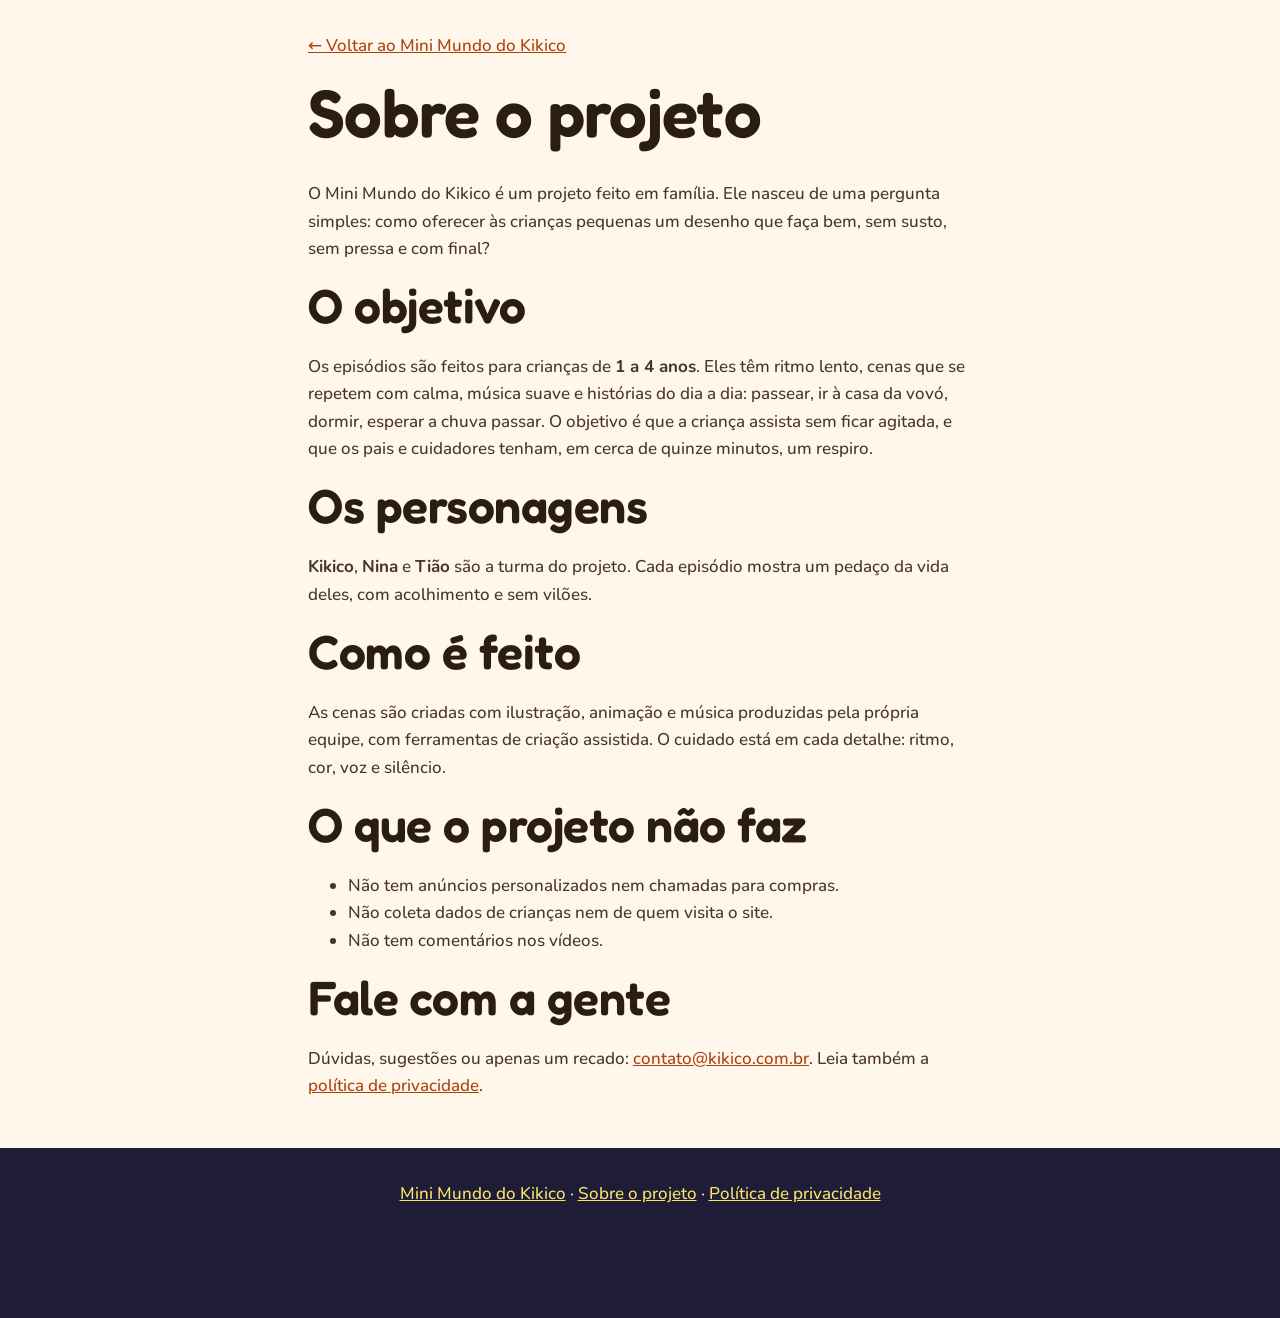
<file: sobre.html>
<!doctype html>
<html lang="pt-BR">
<head>
<meta charset="utf-8">
<meta name="viewport" content="width=device-width, initial-scale=1, viewport-fit=cover">
<title>Sobre o projeto · Mini Mundo do Kikico</title>
<meta name="description" content="O objetivo do Mini Mundo do Kikico: desenhos longos e calmos para crianças de 1 a 4 anos, e um respiro para quem cuida delas.">
<meta name="theme-color" content="#FFF6EC">
<meta name="color-scheme" content="light">
<link rel="canonical" href="https://kikico.com.br/sobre.html">
<meta name="robots" content="index, follow">
<link rel="icon" href="assets/favicon.png" type="image/png">
<link rel="stylesheet" href="estilo.css">
</head>
<body>
<main class="pagina-texto" style="max-width:44rem;margin:0 auto;padding:2rem 1.25rem;line-height:1.6">
  <p><a href="index.html">&larr; Voltar ao Mini Mundo do Kikico</a></p>

  <h1>Sobre o projeto</h1>

  <p>O Mini Mundo do Kikico é um projeto feito em família. Ele nasceu de uma pergunta simples: como oferecer às crianças pequenas um desenho que faça bem, sem susto, sem pressa e com final?</p>

  <h2>O objetivo</h2>
  <p>Os episódios são feitos para crianças de <strong>1 a 4 anos</strong>. Eles têm ritmo lento, cenas que se repetem com calma, música suave e histórias do dia a dia: passear, ir à casa da vovó, dormir, esperar a chuva passar. O objetivo é que a criança assista sem ficar agitada, e que os pais e cuidadores tenham, em cerca de quinze minutos, um respiro.</p>

  <h2>Os personagens</h2>
  <p><strong>Kikico</strong>, <strong>Nina</strong> e <strong>Tião</strong> são a turma do projeto. Cada episódio mostra um pedaço da vida deles, com acolhimento e sem vilões.</p>

  <h2>Como é feito</h2>
  <p>As cenas são criadas com ilustração, animação e música produzidas pela própria equipe, com ferramentas de criação assistida. O cuidado está em cada detalhe: ritmo, cor, voz e silêncio.</p>

  <h2>O que o projeto não faz</h2>
  <ul>
    <li>Não tem anúncios personalizados nem chamadas para compras.</li>
    <li>Não coleta dados de crianças nem de quem visita o site.</li>
    <li>Não tem comentários nos vídeos.</li>
  </ul>

  <h2>Fale com a gente</h2>
  <p>Dúvidas, sugestões ou apenas um recado: <a href="mailto:contato@kikico.com.br">contato@kikico.com.br</a>. Leia também a <a href="politica-de-privacidade.html">política de privacidade</a>.</p>
</main>
<footer class="rodape">
  <p><a href="index.html">Mini Mundo do Kikico</a> · <a href="sobre.html">Sobre o projeto</a> · <a href="politica-de-privacidade.html">Política de privacidade</a></p>
</footer>
</body>
</html>
</file>
<file: estilo.css>
/* Mini Mundo do Kikico · versão para os pais.
   Princípios emprestados da biblioteca de estilos (referências, não código copiado):
   Headspace = papel creme, cantos generosos, cor como pontuação emocional;
   Sandland Sleep = noite azul-marinho com detalhe amarelo; Peach cloud = brilho pastel desfocado.
   Cores do Kikico: instagram/tokens/design-tokens-puffs3d.json. */
@font-face { font-family: "Fredoka"; src: url("assets/fontes/fredoka.woff2") format("woff2"); font-weight: 300 700; font-display: swap; }
@font-face { font-family: "Nunito"; src: url("assets/fontes/nunito.woff2") format("woff2"); font-weight: 200 1000; font-display: swap; }

:root {
  --fundo: #FFF6EC; --parede: #F8E3D3; --claro: #FBEBDD; --texto: #4A3525; --texto-forte: #2B1D12;
  --botao: #A9430D; --botao-sombra: #7A300A; --noite: #2E2A4A; --noite-2: #1F1C38; --amarelo: #FAE467;
  --k1: #D45711; --i1: #FDB324; --k2: #B09A41; --i2: #7DA0C0; --c: #B9728F; --o: #DA6B55;
  --titulo: "Fredoka", "Arial Rounded MT Bold", "Avenir Next Rounded", system-ui, sans-serif;
  --corpo: "Nunito", "Avenir Next Rounded", system-ui, -apple-system, "Segoe UI", sans-serif;
  --raio: 28px; --lento: cubic-bezier(.22,.61,.36,1); --mola: cubic-bezier(.34,1.56,.64,1);
  --noite-p: 0; --mx: 0; --my: 0; --sc: 0;
}
* { box-sizing: border-box; }
html { -webkit-text-size-adjust: 100%; scroll-behavior: smooth; scroll-padding-top: 76px; }
body { margin: 0; background: var(--fundo); color: var(--texto); font: 500 1.0625rem/1.65 var(--corpo); overflow-x: hidden; }
img { max-width: 100%; display: block; }
h1, h2, h3 { font-family: var(--titulo); font-weight: 600; color: var(--texto-forte); line-height: 1.1; margin: 0 0 .45em; letter-spacing: -.01em; }
h1 { font-size: clamp(2.1rem, 6.2vw, 4.2rem); }
h1 em { font-style: normal; color: var(--k1); }
h2 { font-size: clamp(1.8rem, 4.6vw, 3rem); }
h3 { font-size: 1.45rem; }
p { margin: 0 0 1em; }
a { color: var(--botao); }
button { font: inherit; color: inherit; cursor: pointer; }
:focus-visible { outline: 3px solid var(--botao); outline-offset: 3px; border-radius: 10px; }
.so-leitor { position: absolute; width: 1px; height: 1px; overflow: hidden; clip: rect(0 0 0 0); white-space: nowrap; }
.pular { position: absolute; left: -9999px; top: 8px; background: #fff; padding: 8px 14px; border-radius: 12px; z-index: 60; }
.pular:focus { left: 8px; }
.miudo { font-size: .9rem; opacity: .8; }

/* ---------- céu fixo ---------- */
.ceu { position: fixed; inset: 0; z-index: -1; overflow: hidden; pointer-events: none;
  background: linear-gradient(180deg, #FFF6EC 0%, #FDEBDD 100%); }
.ceu::after { content: ""; position: absolute; inset: 0; background: linear-gradient(180deg, #2E2A4A, #3D3560); opacity: var(--noite-p); }
.nuvem { position: absolute; width: 340px; height: 90px; border-radius: 99px; background: rgba(255,255,255,.7); filter: blur(14px);
  animation: deriva 80s linear infinite; opacity: calc(1 - var(--noite-p)); }
.nuvem.n1 { top: 14%; left: -360px; }
.nuvem.n2 { top: 42%; left: -360px; width: 260px; animation-duration: 110s; animation-delay: -40s; background: rgba(253,179,36,.25); }
.nuvem.n3 { top: 72%; left: -360px; width: 420px; animation-duration: 140s; animation-delay: -90s; background: rgba(185,114,143,.2); }
@keyframes deriva { to { transform: translateX(calc(100vw + 760px)); } }
.estrelas { position: absolute; inset: 0; opacity: var(--noite-p); z-index: 1;
  background-image:
    radial-gradient(2px 2px at 12% 18%, #fff, transparent), radial-gradient(1.6px 1.6px at 28% 62%, #FAE467, transparent),
    radial-gradient(2px 2px at 44% 30%, #fff, transparent), radial-gradient(1.4px 1.4px at 61% 78%, #fff, transparent),
    radial-gradient(2.2px 2.2px at 77% 22%, #FAE467, transparent), radial-gradient(1.6px 1.6px at 90% 55%, #fff, transparent),
    radial-gradient(1.4px 1.4px at 6% 84%, #fff, transparent), radial-gradient(2px 2px at 54% 8%, #fff, transparent),
    radial-gradient(1.6px 1.6px at 36% 92%, #FAE467, transparent), radial-gradient(1.8px 1.8px at 84% 88%, #fff, transparent);
  animation: brilha 6s ease-in-out infinite alternate; }
@keyframes brilha { from { filter: brightness(.7); } to { filter: brightness(1.35); } }

/* ---------- topo e botões ---------- */
.topo { position: fixed; inset: 0 0 auto; z-index: 30; display: flex; align-items: center; justify-content: space-between; gap: 12px;
  padding: max(10px, env(safe-area-inset-top)) 16px 10px; pointer-events: none; }
.topo > * { pointer-events: auto; }
.marca { display: flex; align-items: center; gap: 10px; text-decoration: none; color: var(--texto-forte); font: 600 1.05rem var(--titulo);
  background: rgba(255,246,236,.85); padding: 5px 14px 5px 5px; border-radius: 99px; -webkit-backdrop-filter: blur(8px); backdrop-filter: blur(8px); }
.marca img { width: 40px; height: 40px; border-radius: 50%; }
.menu { display: flex; gap: 4px; background: rgba(255,246,236,.85); padding: 5px; border-radius: 99px; -webkit-backdrop-filter: blur(8px); backdrop-filter: blur(8px); }
.menu a { text-decoration: none; color: var(--texto-forte); font: 700 .92rem var(--corpo); padding: 8px 14px; border-radius: 99px; transition: background .3s; }
.menu a:hover, .menu a.ativo { background: #fff; }
.botao { display: inline-block; background: var(--botao); color: #fff; text-decoration: none; font: 700 1.05rem var(--corpo); border: 0;
  padding: 14px 26px; border-radius: 99px; box-shadow: 0 6px 0 var(--botao-sombra); transition: transform .3s var(--mola), box-shadow .3s var(--lento); }
.botao:hover { transform: translateY(2px); box-shadow: 0 4px 0 var(--botao-sombra); }
.botao:active { transform: translateY(5px); box-shadow: 0 1px 0 var(--botao-sombra); }
.botao-pequeno { padding: 9px 18px; font-size: .95rem; box-shadow: 0 4px 0 var(--botao-sombra); }
.botao-claro { background: #fff; color: var(--texto-forte); box-shadow: 0 6px 0 #D9CBB5; }
.botao-claro:hover { box-shadow: 0 4px 0 #D9CBB5; }
.botoes { display: flex; flex-wrap: wrap; gap: 14px; }
.botoes-centro { justify-content: center; }

/* ---------- som ---------- */
.som { position: fixed; left: max(14px, env(safe-area-inset-left)); bottom: max(14px, env(safe-area-inset-bottom)); z-index: 40;
  display: flex; align-items: center; gap: 8px; background: rgba(255,255,255,.92); border-radius: 99px; padding: 5px 8px 5px 5px;
  box-shadow: 0 6px 24px rgba(74,53,37,.18); -webkit-backdrop-filter: blur(8px); backdrop-filter: blur(8px); }
.som[hidden] { display: none; }
.som-botao { display: flex; align-items: center; gap: 8px; border: 0; background: var(--botao); color: #fff; font: 700 .95rem var(--corpo);
  padding: 9px 16px 9px 12px; border-radius: 99px; }
.som-botao[aria-pressed="true"] { background: var(--noite); }
.som-botao[aria-pressed="true"] .ico-corte { display: none; }
.som-botao[aria-pressed="true"] svg { animation: pulsa 3.2s ease-in-out infinite; }
@keyframes pulsa { 50% { transform: scale(1.18) rotate(-6deg); } }
.som-vol { display: none; padding-right: 8px; }
.som.aberto .som-vol { display: block; }
.som-vol input { width: 84px; accent-color: var(--botao); }
.convite { position: fixed; left: max(14px, env(safe-area-inset-left)); bottom: calc(max(14px, env(safe-area-inset-bottom)) + 64px); z-index: 41;
  max-width: min(320px, calc(100vw - 28px)); background: #fff; padding: 16px 18px; border-radius: 22px; box-shadow: 0 10px 34px rgba(74,53,37,.25);
  animation: sobe .8s var(--mola) both; }
.convite[hidden] { display: none; }
.convite p { margin: 0 0 12px; font-size: 1rem; line-height: 1.45; }
.convite-botoes { display: flex; gap: 8px; flex-wrap: wrap; }
@keyframes sobe { from { opacity: 0; transform: translateY(24px) scale(.96); } }

/* ---------- 1. sala ---------- */
.sala { position: relative; min-height: 100vh; min-height: 100svh; overflow: hidden; background: #E9B693; }
.mundo { position: absolute; left: 50%; bottom: 0; transform: translateX(-50%); width: max(100vw, calc(100svh * 1672 / 941)); aspect-ratio: 1672 / 941; }
.mundo picture, .fundo { position: absolute; inset: 0; width: 100%; height: 100%; object-fit: cover; }
.mundo > [data-prof] { transform: translate3d(calc(var(--mx) * var(--p, 0) * 1px), calc(var(--my) * var(--p, 0) * 1px), 0); }
.fundo { transform: translate3d(calc(var(--mx) * -4px), calc(var(--my) * -3px), 0) scale(1.04); }
.fila { position: absolute; left: 0; right: 0; bottom: var(--fila-b, 19%); height: var(--fila-h, 15%); display: flex; justify-content: center; align-items: flex-end; gap: .45%; z-index: 2; }
.puff { height: 100%; padding: 0; border: 0; background: none; transform-origin: 50% 100%; -webkit-tap-highlight-color: transparent;
  filter: drop-shadow(0 6px 5px rgba(120,55,15,.22)); animation: cai 1s var(--mola) both, respira-puff 5.4s ease-in-out infinite; animation-delay: calc(.2s + var(--n) * .12s), calc(1.6s + var(--n) * .5s); }
.puff img { height: 100%; width: auto; pointer-events: none; }
.p1 { --n: 0; } .p2 { --n: 1; } .p3 { --n: 2; } .p4 { --n: 3; } .p5 { --n: 4; } .p6 { --n: 5; }
@keyframes cai { from { opacity: 0; transform: translateY(-120%) scaleY(1.15); } }
@keyframes respira-puff { 0%,100% { transform: scale(1, 1); } 50% { transform: scale(1.025, .975); } }
.puff.toca { animation: pula .7s var(--mola); }
@keyframes pula { 0% { transform: scale(1, 1); } 25% { transform: scale(1.12, .84); } 55% { transform: translateY(-14%) scale(.94, 1.12); } 100% { transform: scale(1, 1); } }
.puff:hover { filter: drop-shadow(0 6px 5px rgba(120,55,15,.22)) brightness(1.06); }
.turma-sala { position: absolute; inset: 0; pointer-events: none; }
.turma-sala img, .t-tiao-fundo { position: absolute; width: auto; filter: drop-shadow(0 8px 6px rgba(120,55,15,.2)); }
.t-kikico { left: 20.3%; bottom: 18.4%; height: 24%; animation: bale 7s ease-in-out infinite; transform-origin: 50% 100%; }
.t-nina { left: 12.4%; bottom: 18.8%; height: 20.5%; animation: bale 6s ease-in-out -2s infinite; transform-origin: 50% 100%; }
.t-tiao-fundo { left: 73%; bottom: 15.5%; height: 17%; animation: respira-puff 6.5s ease-in-out infinite; transform-origin: 50% 100%; }
@keyframes bale { 0%,100% { transform: rotate(-1.2deg); } 50% { transform: rotate(1.2deg); } }
@media (orientation: portrait) {
  .mundo { width: max(100vw, calc(100svh * 9 / 16)); aspect-ratio: 9 / 16; }
  .fila { --fila-b: 29.5%; --fila-h: 8.6%; }
  .t-kikico { left: 27%; bottom: 36.5%; height: 13.5%; }
  .t-nina { left: 57%; bottom: 37%; height: 11.6%; }
  .t-tiao-fundo { left: 30%; bottom: 21.5%; height: 9%; z-index: 3; }
  .turma-sala img { z-index: 1; }
}
.notas { position: absolute; inset: 0; pointer-events: none; z-index: 4; overflow: hidden; }
.nota-voa { position: absolute; font: 700 2rem var(--titulo); animation: voa 2.6s ease-out forwards; text-shadow: 0 2px 10px rgba(255,255,255,.7); }
@keyframes voa { from { opacity: 1; transform: translate(0, 0) rotate(0); } to { opacity: 0; transform: translate(var(--dx), -190px) rotate(var(--rot)); } }
.sala-texto { position: absolute; inset: 0 0 auto; padding: calc(76px + 3svh) 16px 0; text-align: center; z-index: 5; pointer-events: none; }
.sala-texto > * { pointer-events: auto; }
.sala-texto h1 { text-shadow: 0 2px 20px rgba(255,240,225,.95); animation: entra 1s var(--lento) .1s both; }
.selo { display: inline-block; background: var(--amarelo); color: var(--texto-forte); font: 800 .82rem var(--corpo); letter-spacing: .06em; text-transform: uppercase;
  padding: 6px 14px; border-radius: 99px; animation: entra .8s var(--lento) both; }
.promessa { font-size: clamp(1.05rem, 2.4vw, 1.35rem); max-width: 40ch; margin: 0 auto 18px; background: rgba(255,246,236,.9); padding: 12px 20px; border-radius: 22px;
  color: var(--texto-forte); animation: entra 1s var(--lento) .35s both; }
.sala-texto .botoes { justify-content: center; animation: entra 1s var(--lento) .6s both; }
@keyframes entra { from { opacity: 0; transform: translateY(26px); } }
.dica-puff { position: absolute; left: 50%; bottom: 18px; transform: translateX(-50%); z-index: 6; margin: 0; background: rgba(255,255,255,.92); padding: 8px 18px; border-radius: 99px;
  font: 700 .95rem var(--corpo); color: var(--texto-forte); white-space: nowrap; animation: entra 1s var(--lento) 2s both, pulsa-dica 3s ease-in-out 3s infinite; box-shadow: 0 4px 16px rgba(74,53,37,.18); }
.dica-puff.some { opacity: 0 !important; transition: opacity .6s; animation: none; }
@keyframes pulsa-dica { 50% { transform: translateX(-50%) translateY(-5px); } }

/* ---------- blocos ---------- */
.bloco { padding: clamp(72px, 12vw, 130px) 20px; position: relative; }
.bloco-claro { background: linear-gradient(180deg, rgba(251,235,221,0), var(--claro) 14%, var(--claro) 86%, rgba(251,235,221,0)); }
.miolo { max-width: 1060px; margin: 0 auto; }
.miolo-estreito { max-width: 760px; }
.sobretitulo { font: 800 .85rem var(--corpo); letter-spacing: .09em; text-transform: uppercase; color: var(--botao); margin: 0 0 .7em; }
.lead { font-size: 1.2rem; max-width: 62ch; }
[data-rev] { opacity: 0; transform: translateY(34px); transition: opacity .9s var(--lento), transform .9s var(--lento); transition-delay: var(--d, 0s); }
[data-rev].vis { opacity: 1; transform: none; }

/* cartões dos pais */
.cartoes { display: grid; grid-template-columns: repeat(3, 1fr); gap: 20px; margin-top: 36px; }
.cartao { background: #fff; border-radius: var(--raio); padding: 28px 26px 22px; box-shadow: 0 10px 34px rgba(74,53,37,.09);
  transition: transform .5s var(--mola), box-shadow .5s var(--lento); transform-style: preserve-3d; will-change: transform; }
.cartao:hover, .cartao:focus-visible { transform: translateY(-8px) rotate(-.6deg); box-shadow: 0 22px 44px rgba(74,53,37,.16); }
.cartao-icone { width: 64px; height: 64px; margin-bottom: 14px; }
.cartao-icone svg { width: 100%; height: 100%; }
.cartao:hover .cartao-icone svg { animation: bale 1.4s ease-in-out infinite; }
.cartao p { margin: 0; }

/* comparador */
.comparador { position: relative; margin: 34px 0 28px; border-radius: var(--raio); overflow: hidden; aspect-ratio: 16 / 8; min-height: 240px; box-shadow: 0 14px 44px rgba(74,53,37,.18); user-select: none; --corte: 50%; }
.lado { position: absolute; inset: 0; overflow: hidden; }
.lado-agitado { background: linear-gradient(120deg, #ff5d8f, #ffc400, #35d0ba, #7a5cff); background-size: 300% 300%; animation: frenesi 3s linear infinite; clip-path: inset(0 calc(100% - var(--corte)) 0 0); z-index: 2; }
.lado-calmo { background: linear-gradient(180deg, #FFEBD2, #F8E3D3 70%, #E9B693); }
@keyframes frenesi { 50% { background-position: 100% 100%; } to { background-position: 0 0; } }
.forma { position: absolute; width: 17%; aspect-ratio: 1; background: rgba(255,255,255,.55); border-radius: 30%; animation: sacode .7s steps(2) infinite; }
.f1 { left: 6%; top: 12%; } .f2 { left: 30%; top: 56%; animation-duration: .5s; border-radius: 50%; } .f3 { left: 52%; top: 8%; animation-duration: .9s; }
.f4 { left: 72%; top: 52%; animation-duration: .6s; border-radius: 50%; } .f5 { left: 16%; top: 70%; animation-duration: .45s; } .f6 { left: 86%; top: 14%; animation-duration: .8s; }
@keyframes sacode { 0% { transform: translate(0, 0) rotate(0) scale(1); } 50% { transform: translate(28px, -22px) rotate(48deg) scale(1.3); } 100% { transform: translate(-20px, 26px) rotate(-30deg) scale(.8); } }
.c-kikico { position: absolute; right: 14%; bottom: 0; height: 78%; width: auto; animation: bale 7s ease-in-out infinite; transform-origin: 50% 100%; }
.c-tiao { position: absolute; right: 34%; bottom: 0; height: 36%; width: auto; animation: respira-puff 6.5s ease-in-out infinite; transform-origin: 50% 100%; }
.lua-calma { position: absolute; left: 62%; top: 10%; width: 58px; height: 58px; border-radius: 50%; background: radial-gradient(circle at 35% 35%, #FFF6D0, #FAE467); box-shadow: 0 0 60px 18px rgba(250,228,103,.45); animation: respira-puff 9s ease-in-out infinite; }
.rotulo { position: absolute; top: 14px; font: 800 .85rem var(--corpo); font-style: normal; letter-spacing: .08em; text-transform: uppercase; background: rgba(255,255,255,.9); color: var(--texto-forte); padding: 5px 12px; border-radius: 99px; }
.lado-agitado .rotulo { left: 14px; } .lado-calmo .rotulo { right: 14px; }
.alca { position: absolute; top: 0; bottom: 0; left: var(--corte); width: 4px; margin-left: -2px; background: #fff; z-index: 3; pointer-events: none; box-shadow: 0 0 12px rgba(0,0,0,.25); }
.alca span { position: absolute; top: 50%; left: 50%; width: 46px; height: 46px; margin: -23px 0 0 -23px; border-radius: 50%; background: #fff; box-shadow: 0 4px 14px rgba(0,0,0,.3); }
.alca span::before, .alca span::after { content: ""; position: absolute; top: 50%; width: 0; height: 0; margin-top: -6px; border: 6px solid transparent; }
.alca span::before { left: 7px; border-right-color: var(--botao); } .alca span::after { right: 7px; border-left-color: var(--botao); }
.corte { position: absolute; inset: 0; width: 100%; height: 100%; margin: 0; opacity: 0; cursor: ew-resize; z-index: 4; }
.pontos { list-style: none; padding: 0; margin: 0; display: grid; grid-template-columns: repeat(3, 1fr); gap: 16px; }
.pontos li { background: rgba(255,255,255,.7); padding: 16px 20px; border-radius: 20px; }

/* momento do dia */
.fichas { display: flex; flex-wrap: wrap; gap: 12px; margin: 28px 0 26px; }
.ficha { border: 2px solid transparent; background: #fff; padding: 12px 20px; border-radius: 99px; font: 700 1.02rem var(--corpo); box-shadow: 0 4px 14px rgba(74,53,37,.1); transition: transform .35s var(--mola), background .3s, border-color .3s; }
.ficha:hover { transform: translateY(-3px); }
.ficha[aria-checked="true"] { background: var(--texto-forte); color: #fff; transform: scale(1.04); }
.ficha span { margin-right: 4px; }
.painel-momento { display: grid; grid-template-columns: 1fr 1.1fr; gap: 0; background: #fff; border-radius: var(--raio); overflow: hidden; box-shadow: 0 14px 44px rgba(74,53,37,.14); min-height: 280px; }
.pm-arte { position: relative; overflow: hidden; min-height: 220px; }
.pm-arte img { position: absolute; inset: 0; width: 100%; height: 100%; object-fit: cover; transition: opacity .6s, transform 1.4s var(--lento); }
.pm-texto { padding: 30px 32px; }
.pm-texto > * { transition: opacity .4s, transform .4s var(--lento); }
.painel-momento.troca .pm-texto > * { opacity: 0; transform: translateY(12px); }
.painel-momento.troca .pm-arte img { opacity: .3; transform: scale(1.06); }
.pm-selo { display: inline-block; background: var(--amarelo); font: 800 .78rem var(--corpo); letter-spacing: .06em; text-transform: uppercase; padding: 5px 12px; border-radius: 99px; }
.pm-dica { background: var(--claro); padding: 12px 16px; border-radius: 16px; margin: 14px 0 0; font-size: .98rem; }

/* pausa dos pais */
.duas { display: grid; grid-template-columns: 1fr 1fr; gap: 22px; margin-top: 34px; }
.ferramenta { background: #fff; border-radius: var(--raio); padding: 28px 26px 30px; text-align: center; box-shadow: 0 10px 34px rgba(74,53,37,.09); }
.relogio { position: relative; width: min(260px, 70vw); aspect-ratio: 1; margin: 6px auto 18px; }
.relogio svg { width: 100%; height: 100%; }
.r-fundo { fill: none; stroke: #F3E2D0; stroke-width: 12; }
.r-prog { fill: none; stroke: var(--k1); stroke-width: 12; stroke-linecap: round; stroke-dasharray: 553; stroke-dashoffset: 0; transition: stroke-dashoffset .5s linear, stroke .6s; }
.relogio.fim .r-prog { stroke: var(--c); }
.r-centro { position: absolute; inset: 0; display: flex; flex-direction: column; align-items: center; justify-content: center; padding: 0 22px; }
.r-tempo { font: 600 clamp(2.6rem, 8vw, 3.4rem) var(--titulo); color: var(--texto-forte); font-variant-numeric: tabular-nums; }
.r-dica { font-size: .92rem; line-height: 1.35; min-height: 2.7em; }
.duracoes { display: flex; justify-content: center; gap: 8px; margin-bottom: 18px; }
.mini { border: 2px solid #E8D5C0; background: #fff; padding: 6px 14px; border-radius: 99px; font: 700 .9rem var(--corpo); }
.mini[aria-pressed="true"] { background: var(--texto-forte); border-color: var(--texto-forte); color: #fff; }
.respira { position: relative; width: min(260px, 70vw); aspect-ratio: 1; margin: 6px auto 12px; display: grid; place-items: center; }
.r-bola { width: 46%; aspect-ratio: 1; border-radius: 50%; overflow: hidden; box-shadow: 0 0 0 6px rgba(255,255,255,.8), 0 8px 30px rgba(125,160,192,.5); transform: scale(var(--e, 1)); transition: transform var(--dur, 1s) ease-in-out; z-index: 2; background: #fff; }
.r-bola img { width: 100%; height: 100%; object-fit: cover; }
.r-anel { position: absolute; inset: 0; border-radius: 50%; background: radial-gradient(circle, rgba(125,160,192,.45), rgba(125,160,192,0) 70%); transform: scale(calc(var(--e, 1) * var(--m, 1))); transition: transform var(--dur, 1s) ease-in-out; }
.r-anel.a1 { --m: .62; } .r-anel.a2 { --m: .8; opacity: .7; } .r-anel.a3 { --m: 1; opacity: .45; }
.respira-texto { font: 600 1.35rem var(--titulo); color: var(--texto-forte); min-height: 1.6em; margin-bottom: 14px; }
.reduz .r-bola, .reduz .r-anel { transition: none; }

/* conversa */
.letras { display: flex; flex-wrap: wrap; gap: 12px; margin: 28px 0 24px; }
.letra { display: flex; flex-direction: column; align-items: center; gap: 6px; border: 0; background: none; font: 700 .9rem var(--corpo); padding: 6px; }
.letra b { display: grid; place-items: center; width: 64px; height: 64px; border-radius: 22px; background: var(--cor, var(--i1)); color: #fff; font: 700 2.1rem var(--titulo); box-shadow: 0 5px 0 rgba(0,0,0,.15); transition: transform .4s var(--mola); }
.letra:nth-child(1) { --cor: var(--k1); } .letra:nth-child(2) { --cor: #E09A12; } .letra:nth-child(3) { --cor: var(--k2); } .letra:nth-child(4) { --cor: var(--i2); } .letra:nth-child(5) { --cor: var(--c); }
.letra:hover b { transform: translateY(-5px) rotate(-4deg); }
.letra[aria-selected="true"] b { transform: translateY(-6px) scale(1.12); box-shadow: 0 9px 0 rgba(0,0,0,.18); }
.letra[aria-selected="true"] span { text-decoration: underline; text-underline-offset: 4px; }
.carta-palco { display: flex; flex-direction: column; align-items: center; gap: 22px; perspective: 900px; }
.carta { width: min(560px, 100%); min-height: 250px; background: #fff; border-radius: var(--raio); box-shadow: 0 16px 44px rgba(74,53,37,.16); display: grid; place-items: center; padding: 34px 30px; text-align: center; transition: transform .7s var(--lento); position: relative; overflow: hidden; }
.carta::before { content: ""; position: absolute; inset: 0 0 auto; height: 10px; background: var(--cor-carta, var(--k1)); }
.carta.gira { transform: rotateY(90deg); transition-duration: .25s; }
.carta-letra { font: 700 4.4rem var(--titulo); line-height: 1; margin: 0; color: var(--cor-carta, var(--k1)); }
.carta-pergunta { font: 600 clamp(1.35rem, 3.4vw, 1.9rem) var(--titulo); color: var(--texto-forte); line-height: 1.25; margin: 10px 0 0; }

/* turma */
.turma { display: flex; flex-wrap: wrap; justify-content: center; gap: 20px; margin-top: 36px; align-items: stretch; }
.turma .bicho { flex: 1 1 178px; max-width: 320px; padding: 20px 18px 24px; }
.turma .bicho h3 { margin-bottom: .2em; }
.turma .bicho p { font-size: .95rem; }
.bicho { margin: 0; background: #fff; border-radius: var(--raio); padding: 22px 22px 26px; box-shadow: 0 10px 34px rgba(74,53,37,.09); transition: transform .5s var(--mola), box-shadow .5s; cursor: pointer; }
.bicho:hover, .bicho:focus-visible { transform: translateY(-8px); box-shadow: 0 22px 44px rgba(74,53,37,.16); }
.bicho-arte { height: 345px; display: flex; align-items: flex-end; justify-content: center; margin-bottom: 14px; }
.bicho-arte img { height: var(--h, 270px); max-height: 100%; width: auto; filter: drop-shadow(0 8px 6px rgba(120,55,15,.2)); transform-origin: 50% 100%; }
.bicho:hover .bicho-arte img, .bicho.pula .bicho-arte img { animation: pulo-leve .8s var(--mola); }
@keyframes pulo-leve { 30% { transform: translateY(-16px) scale(1.04, .96); } 60% { transform: translateY(0) scale(.97, 1.03); } }
.bicho p { margin: 0; }

/* feito em família */
.familia { text-align: center; background: linear-gradient(180deg, rgba(253,179,36,0), rgba(253,179,36,.14) 18%, rgba(253,179,36,.14) 82%, rgba(253,179,36,0)); }
.selo-familia { display: flex; justify-content: center; margin-bottom: 8px; }
.selo-familia svg { animation: bale 5s ease-in-out infinite; }
.familia h2 { max-width: 20ch; margin-left: auto; margin-right: auto; }
.familia-texto { font-size: 1.12rem; max-width: 60ch; margin: 18px auto 0; }
.familia-pontos { display: grid; grid-template-columns: repeat(3, 1fr); gap: 16px; margin-top: 34px; text-align: left; }
.familia-ponto { background: #fff; border-radius: var(--raio); padding: 22px 22px 20px; box-shadow: 0 10px 34px rgba(74,53,37,.09); }
.familia-ponto h3 { margin: 0 0 .3em; }
.familia-ponto p { margin: 0; font-size: .97rem; }
.familia-assina { font: 600 1.35rem var(--titulo); color: var(--botao); margin: 34px 0 0; }

/* perguntas */
.faq details { background: #fff; border-radius: 22px; margin-bottom: 12px; box-shadow: 0 6px 20px rgba(74,53,37,.07); overflow: hidden; }
.faq summary { cursor: pointer; padding: 18px 56px 18px 22px; font: 700 1.12rem var(--corpo); list-style: none; position: relative; color: var(--texto-forte); }
.faq summary::-webkit-details-marker { display: none; }
.faq summary::after { content: "+"; position: absolute; right: 20px; top: 50%; width: 30px; height: 30px; margin-top: -15px; border-radius: 50%; background: var(--claro); text-align: center; line-height: 30px; font-size: 1.4rem; transition: transform .4s var(--mola), background .3s; }
.faq details[open] summary::after { transform: rotate(135deg); background: var(--amarelo); }
.faq details p { padding: 0 22px 20px; margin: 0; animation: abre .5s var(--lento); }
@keyframes abre { from { opacity: 0; transform: translateY(-8px); } }

/* noite */
.noite { position: relative; min-height: 100vh; min-height: 100svh; overflow: hidden; display: flex; align-items: center; justify-content: center; background: var(--noite-2); }
.fundo-noite { position: absolute; inset: 0; width: 100%; height: 100%; object-fit: cover; opacity: .55; animation: lento-zoom 40s ease-in-out infinite alternate; }
@keyframes lento-zoom { to { transform: scale(1.08); } }
.noite::before { content: ""; position: absolute; inset: 0; background: linear-gradient(180deg, var(--fundo) 0, rgba(46,42,74,.2) 12%, rgba(31,28,56,.65) 100%); z-index: 1; }
.noite-ceu { position: absolute; inset: 0; z-index: 1; }
.e-noite { opacity: 1; }
.lua { position: absolute; right: 12%; top: 16%; width: clamp(60px, 9vw, 110px); aspect-ratio: 1; border-radius: 50%; background: radial-gradient(circle at 35% 35%, #FFF9DC, var(--amarelo)); box-shadow: 0 0 80px 24px rgba(250,228,103,.4); animation: respira-puff 10s ease-in-out infinite; }
.noite-texto { position: relative; z-index: 3; text-align: center; color: #fff; padding: 20px; max-width: 760px; }
.noite-texto h2 { color: #fff; }
.noite-texto p { font-size: 1.2rem; }

.rodape { background: var(--noite-2); color: #E8E3F5; text-align: center; padding: 32px 20px calc(32px + 60px); }
.rodape a { color: var(--amarelo); }

/* ---------- celular ---------- */
@media (max-width: 860px) {
  .menu { display: none; }
  .cartoes, .pontos, .duas, .familia-pontos { grid-template-columns: 1fr; }
  .turma .bicho { flex-basis: 100%; max-width: 420px; }
  .painel-momento { grid-template-columns: 1fr; }
  .pm-arte { min-height: 180px; }
  .bicho-arte { height: 300px; }
  .comparador { aspect-ratio: 4 / 3; }
  .c-kikico { height: 70%; right: 8%; } .c-tiao { right: 40%; height: 30%; }
  .lua-calma { left: 50%; }
}
@media (max-width: 520px) {
  .marca span { display: none; }
  .dica-puff { font-size: .85rem; white-space: normal; text-align: center; width: max-content; max-width: 86vw; bottom: 74px; }
  .som-texto { display: none; }
  .som-botao { padding: 11px 12px; }
}
@media (max-height: 560px) { .sala { min-height: 640px; } }

/* ---------- movimento reduzido ou ?calmo: tudo parado e completo ---------- */
.reduz *, .reduz *::before, .reduz *::after { animation-duration: .001s !important; animation-iteration-count: 1 !important; transition-duration: .001s !important; scroll-behavior: auto !important; }
.reduz [data-rev] { opacity: 1; transform: none; }
.reduz .nuvem { display: none; }
@media (prefers-reduced-motion: reduce) { html { scroll-behavior: auto; } }
</file>
